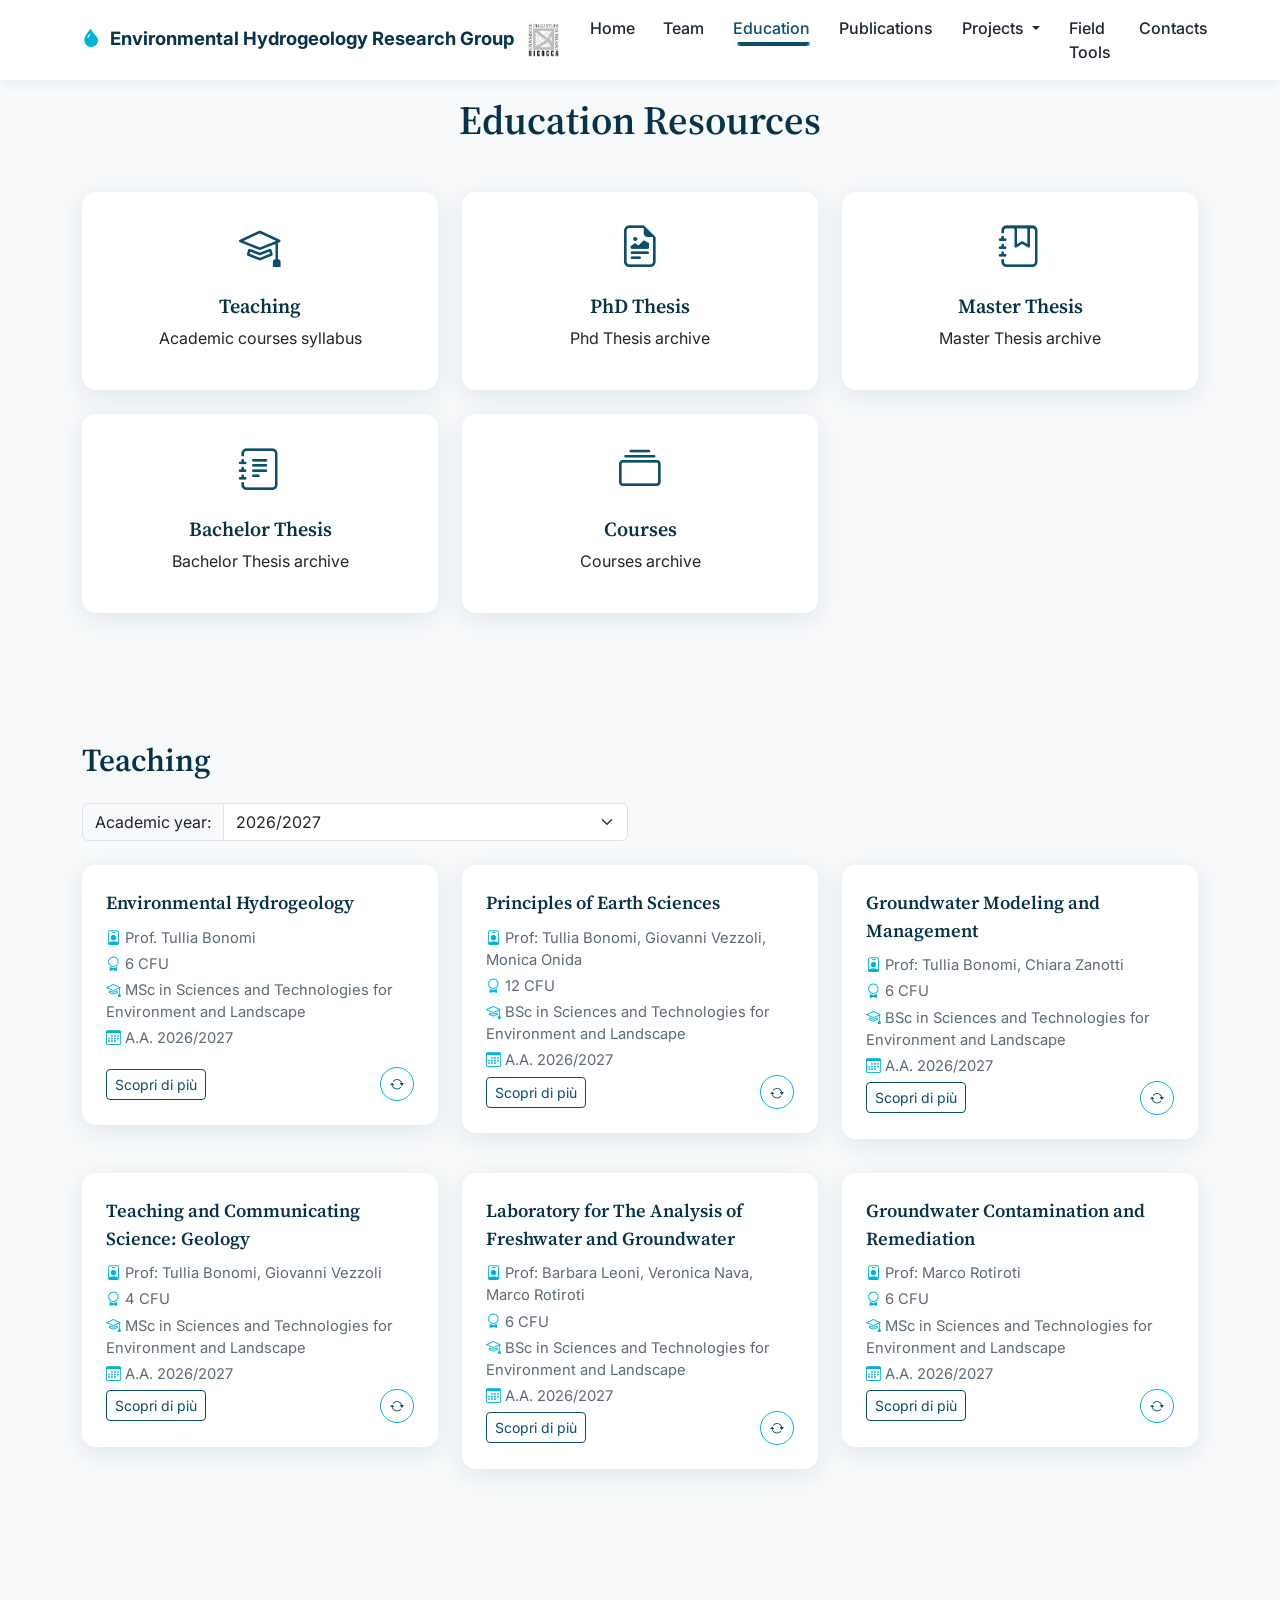
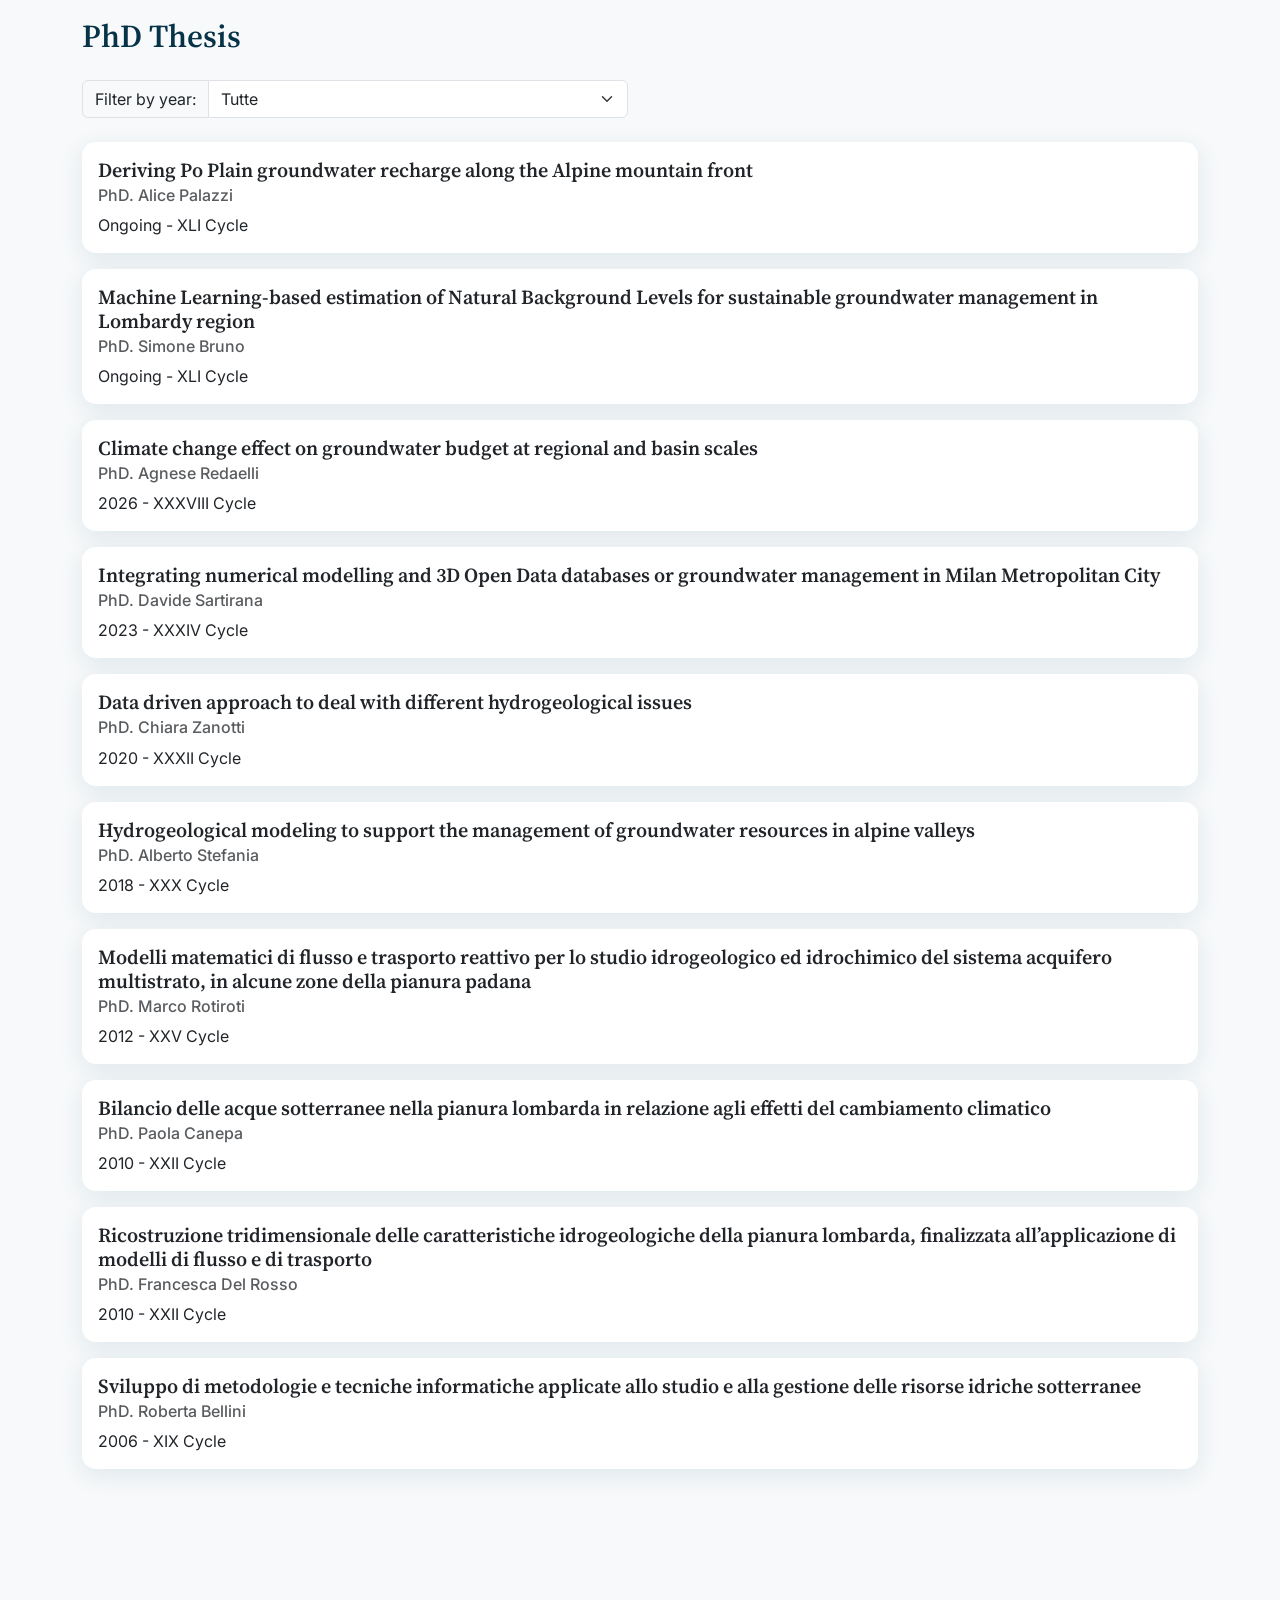
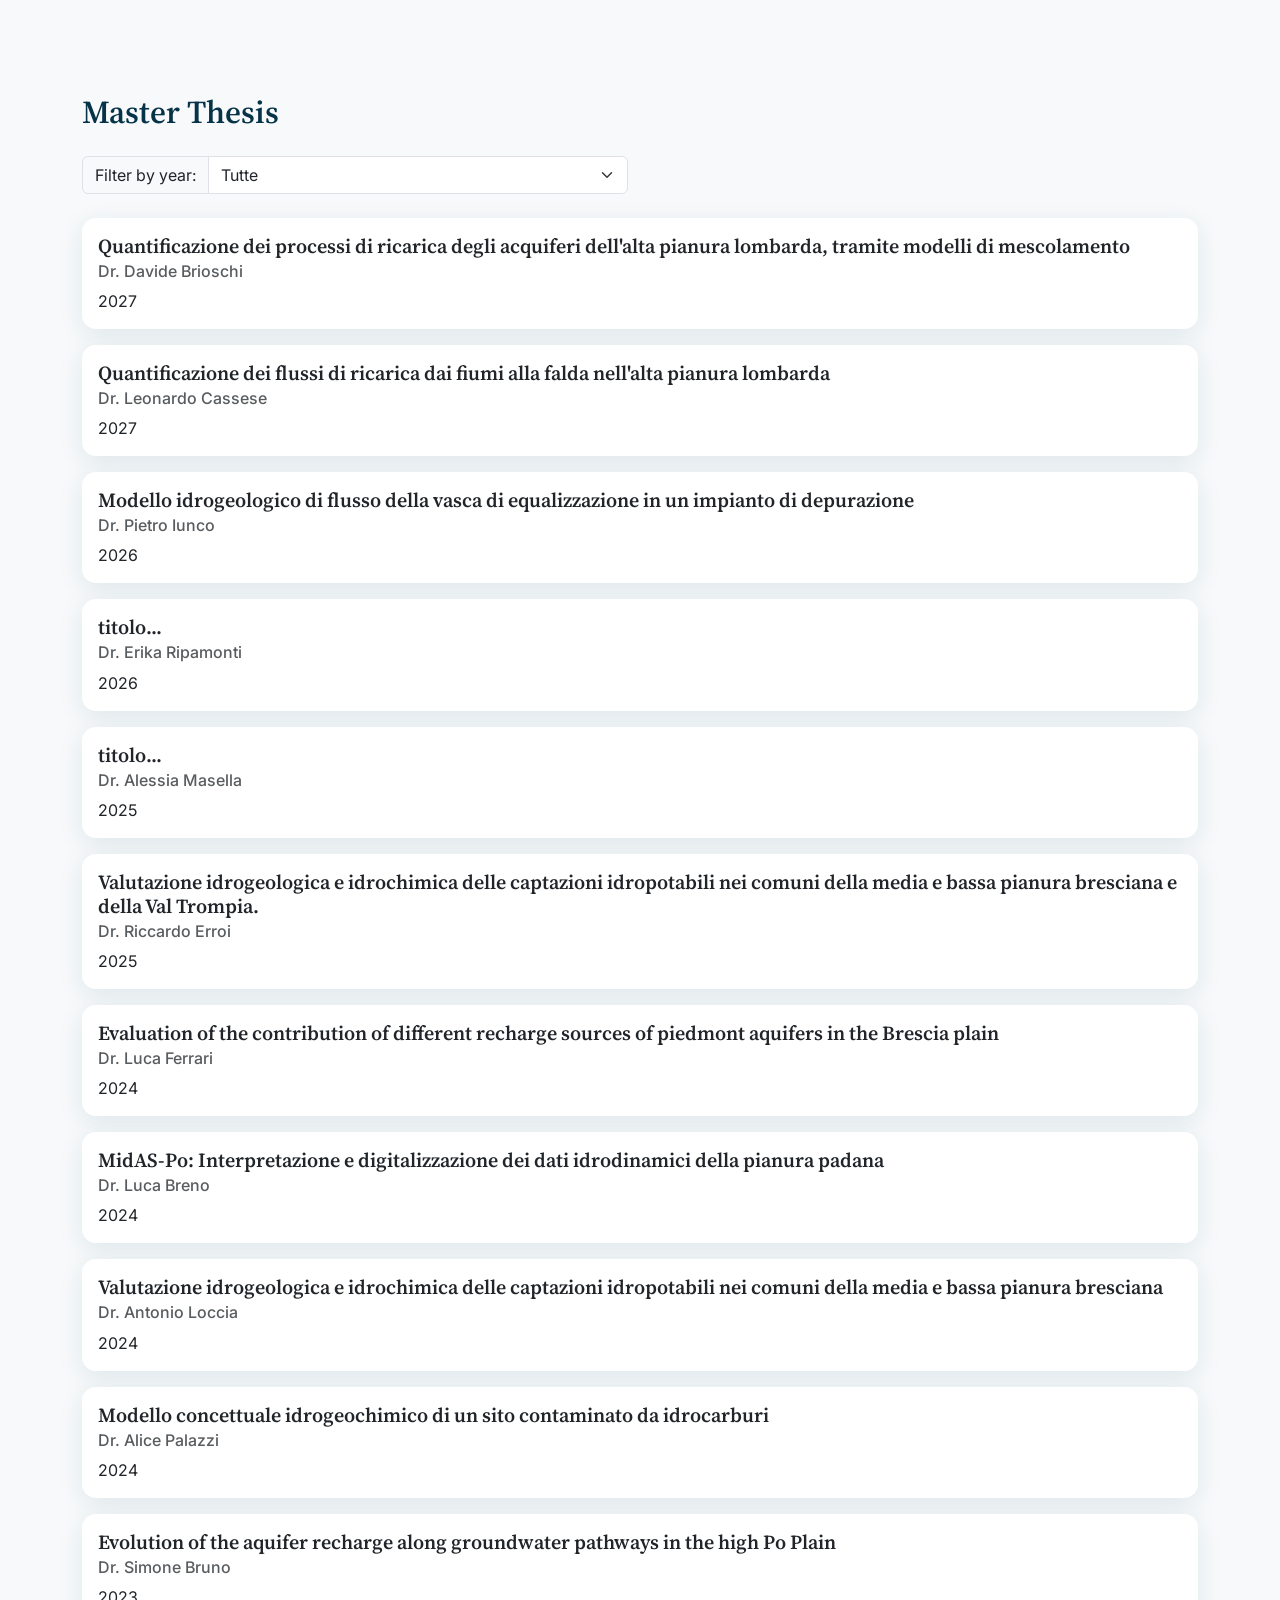
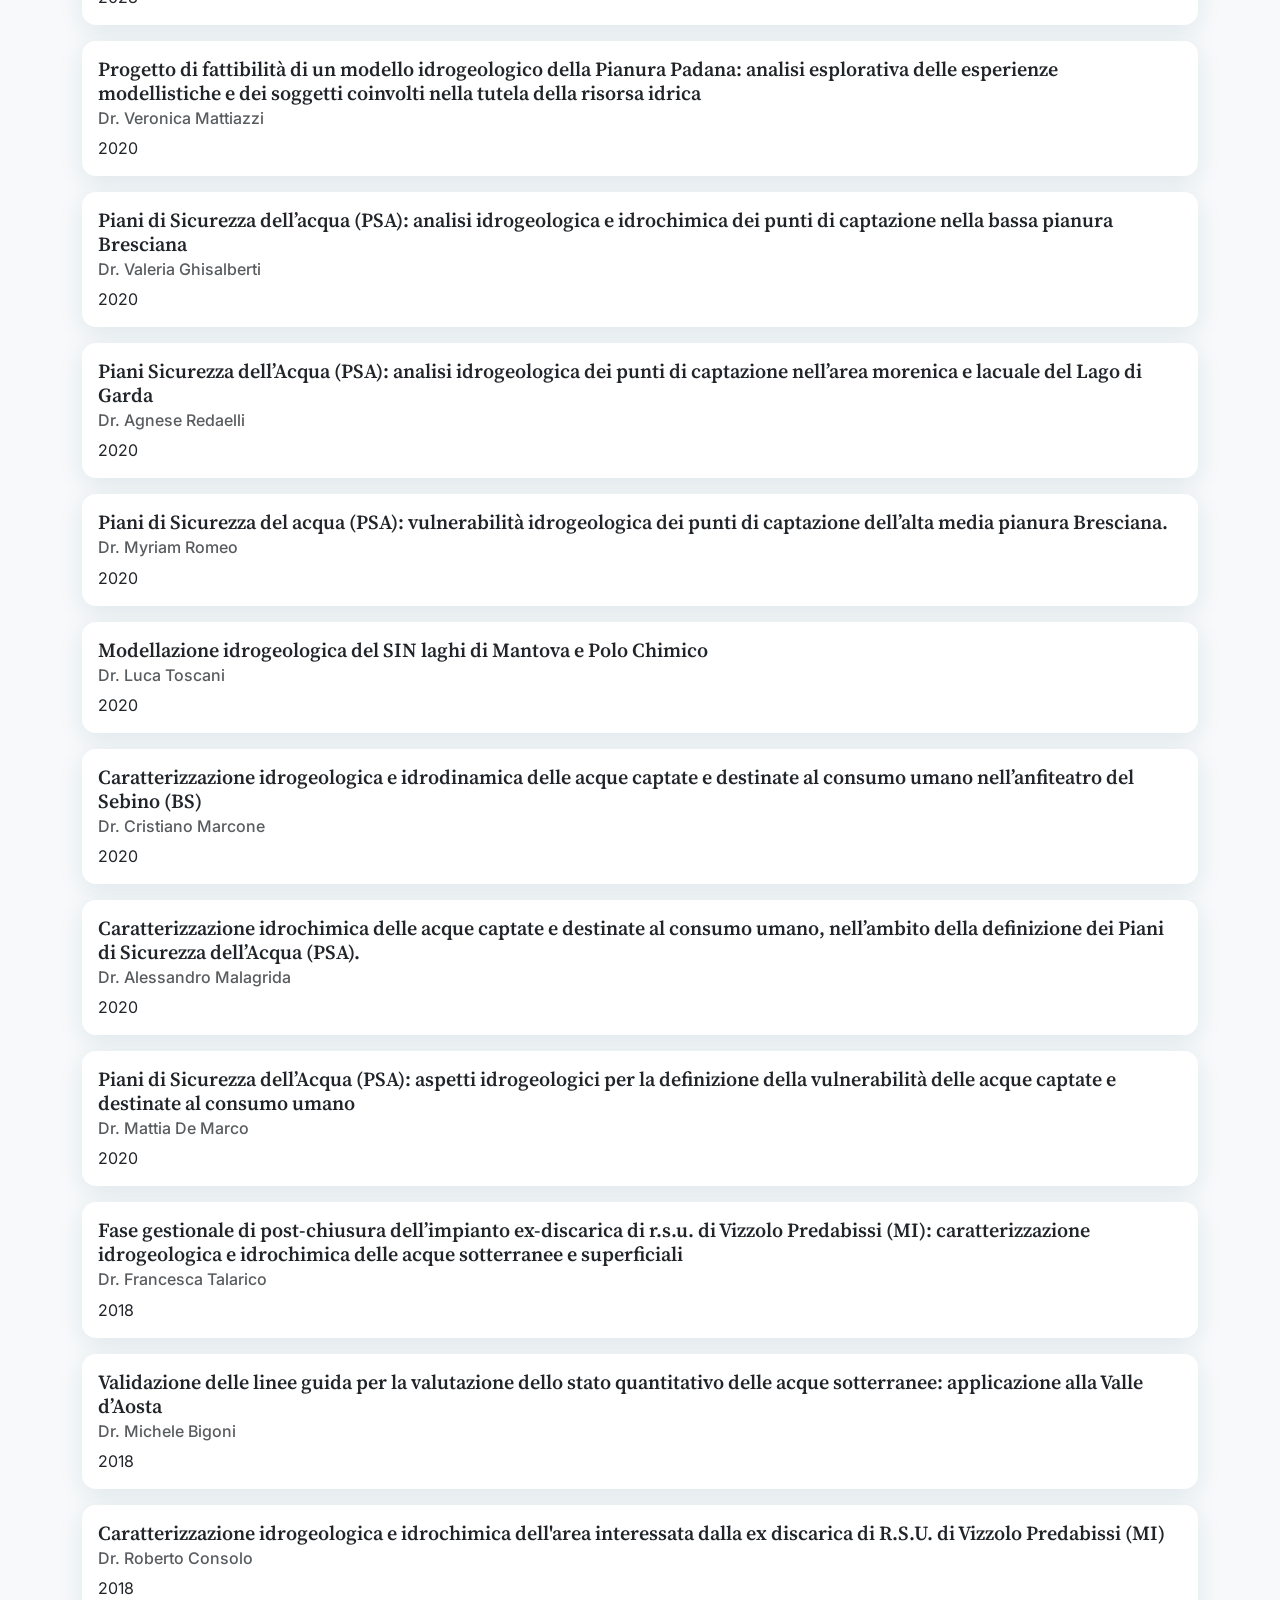
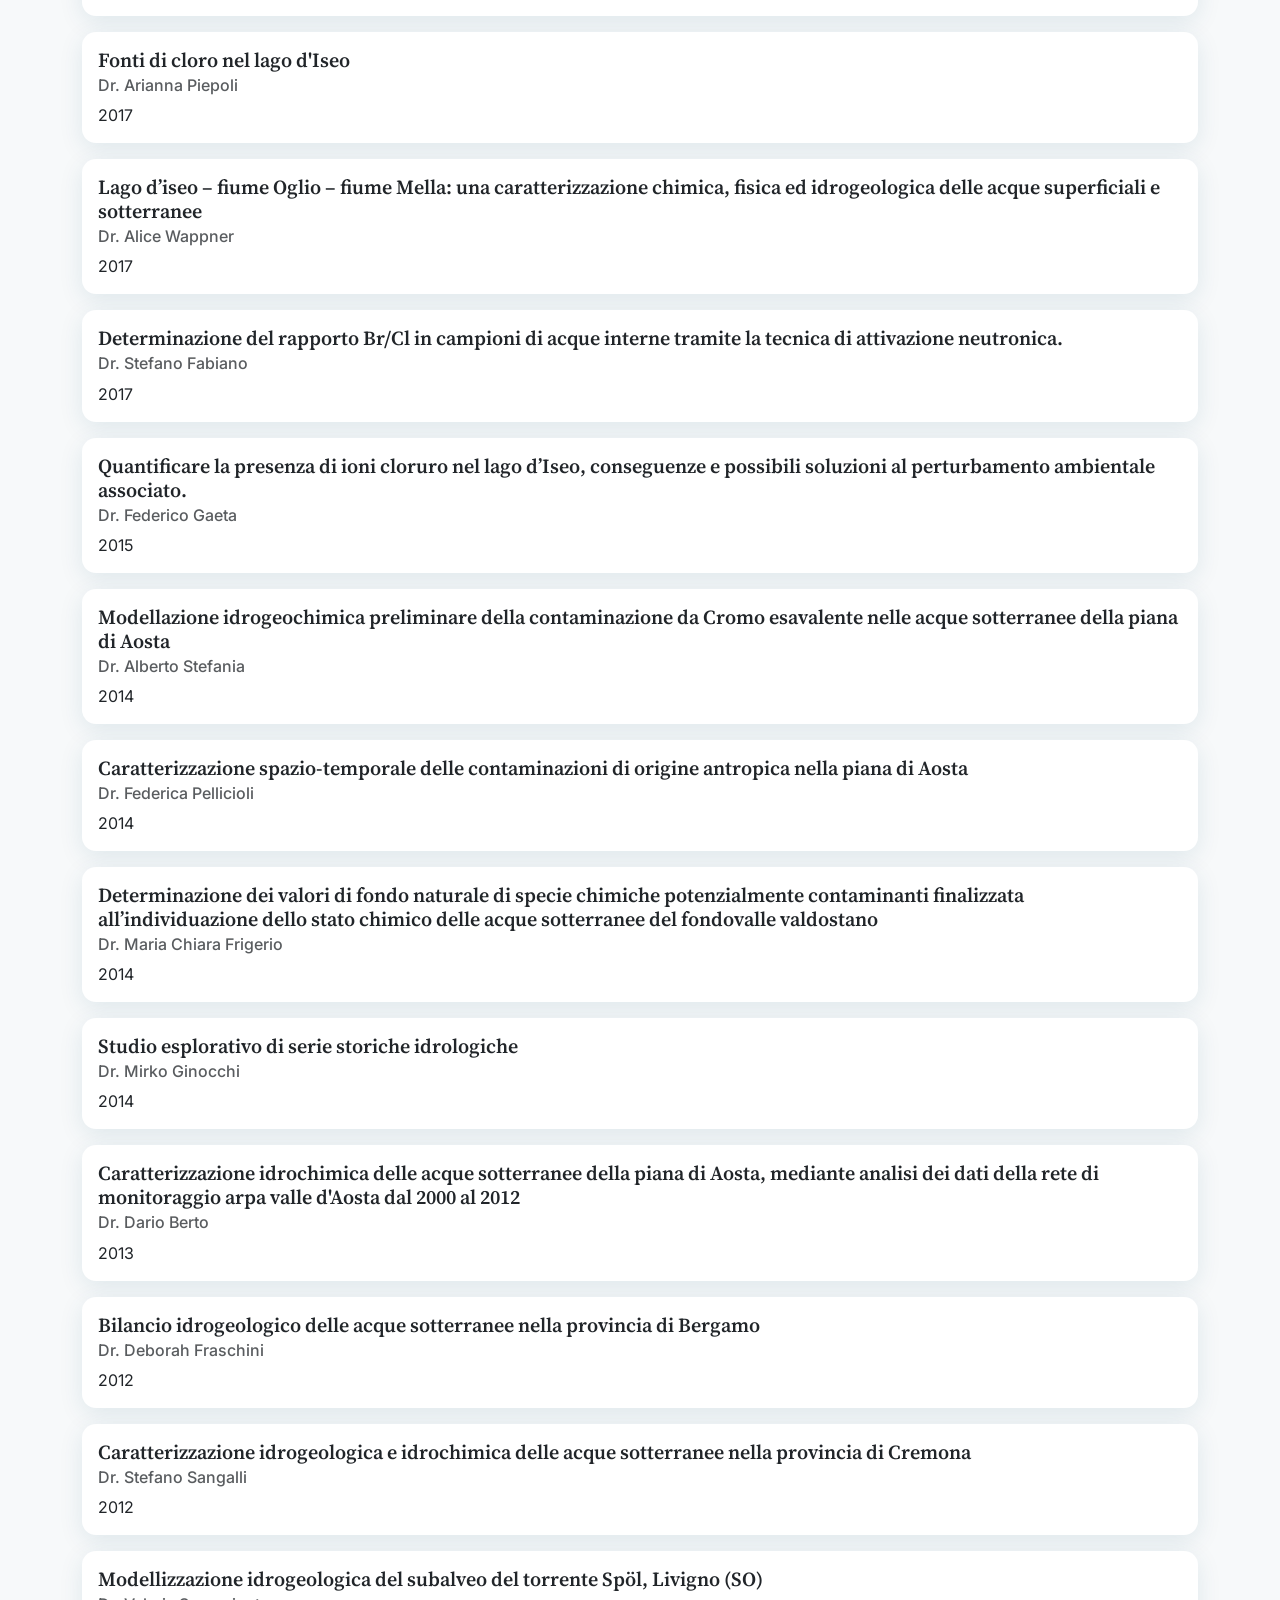
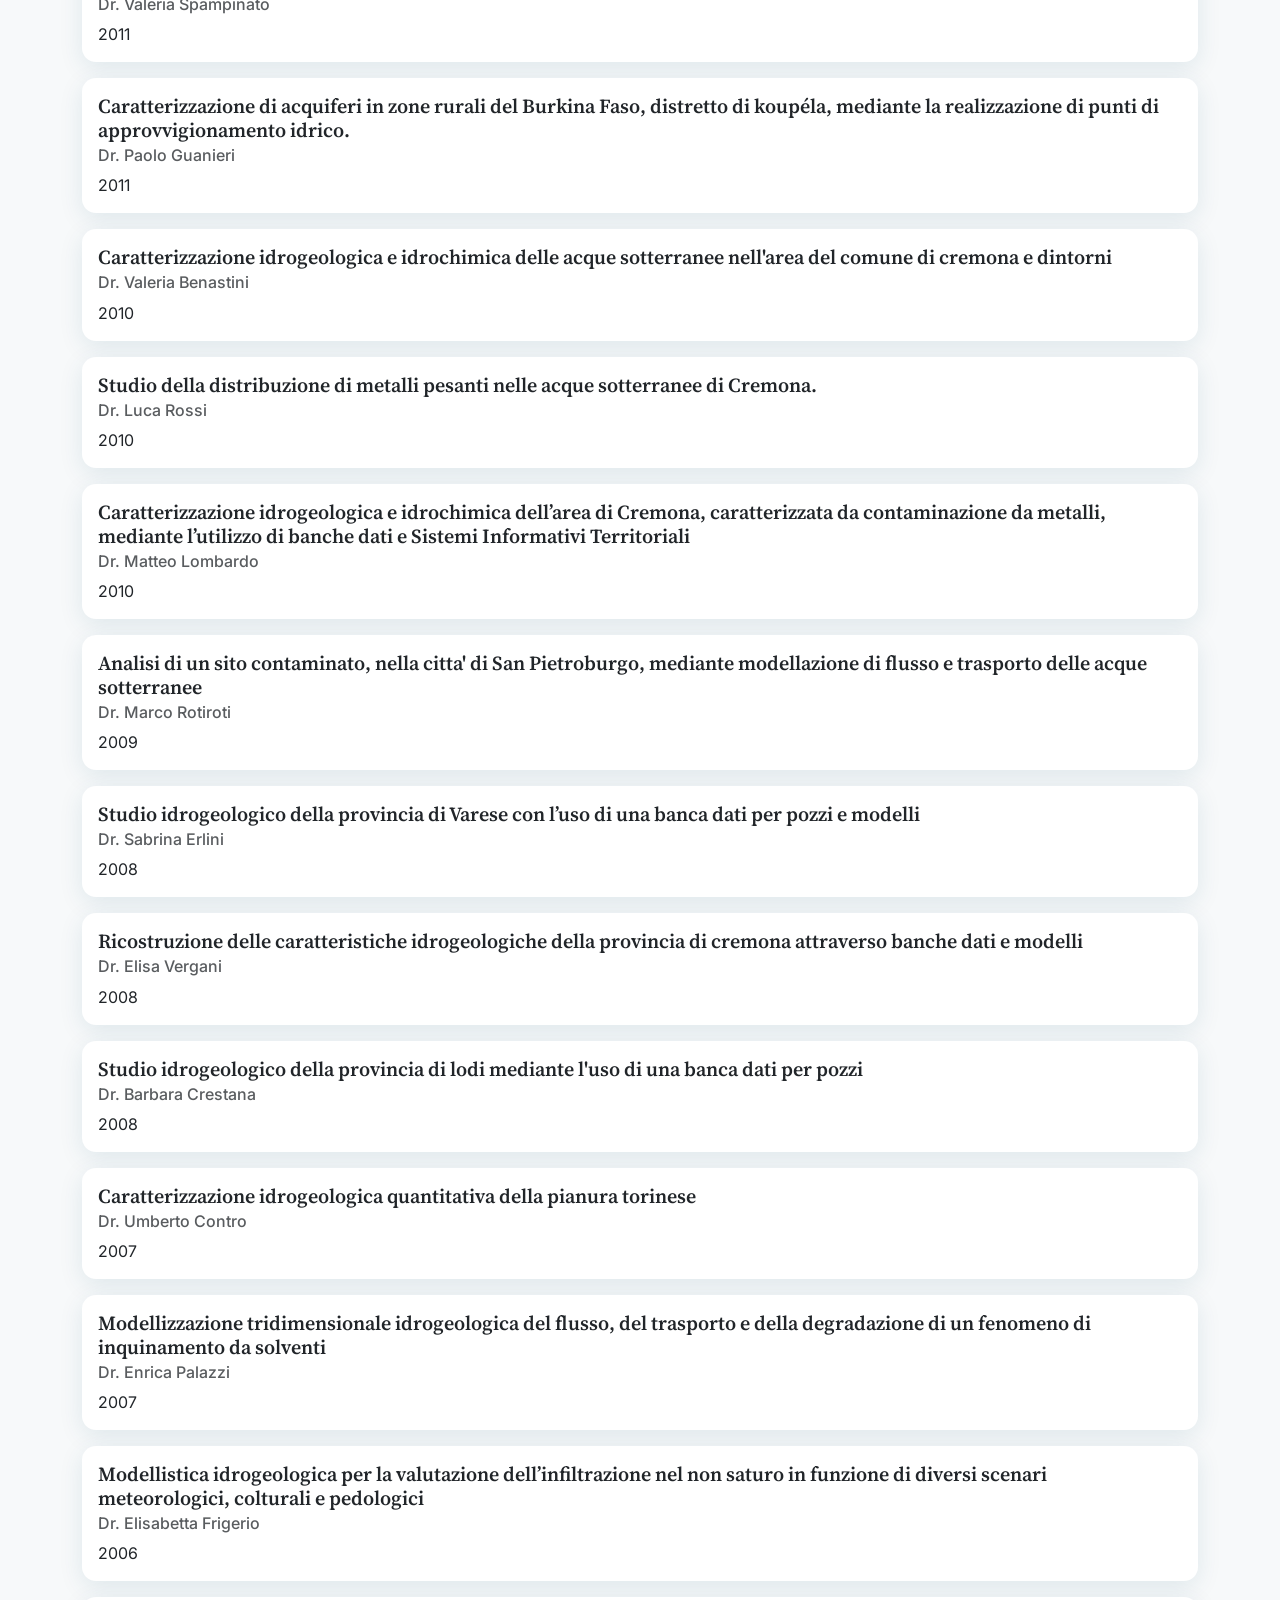
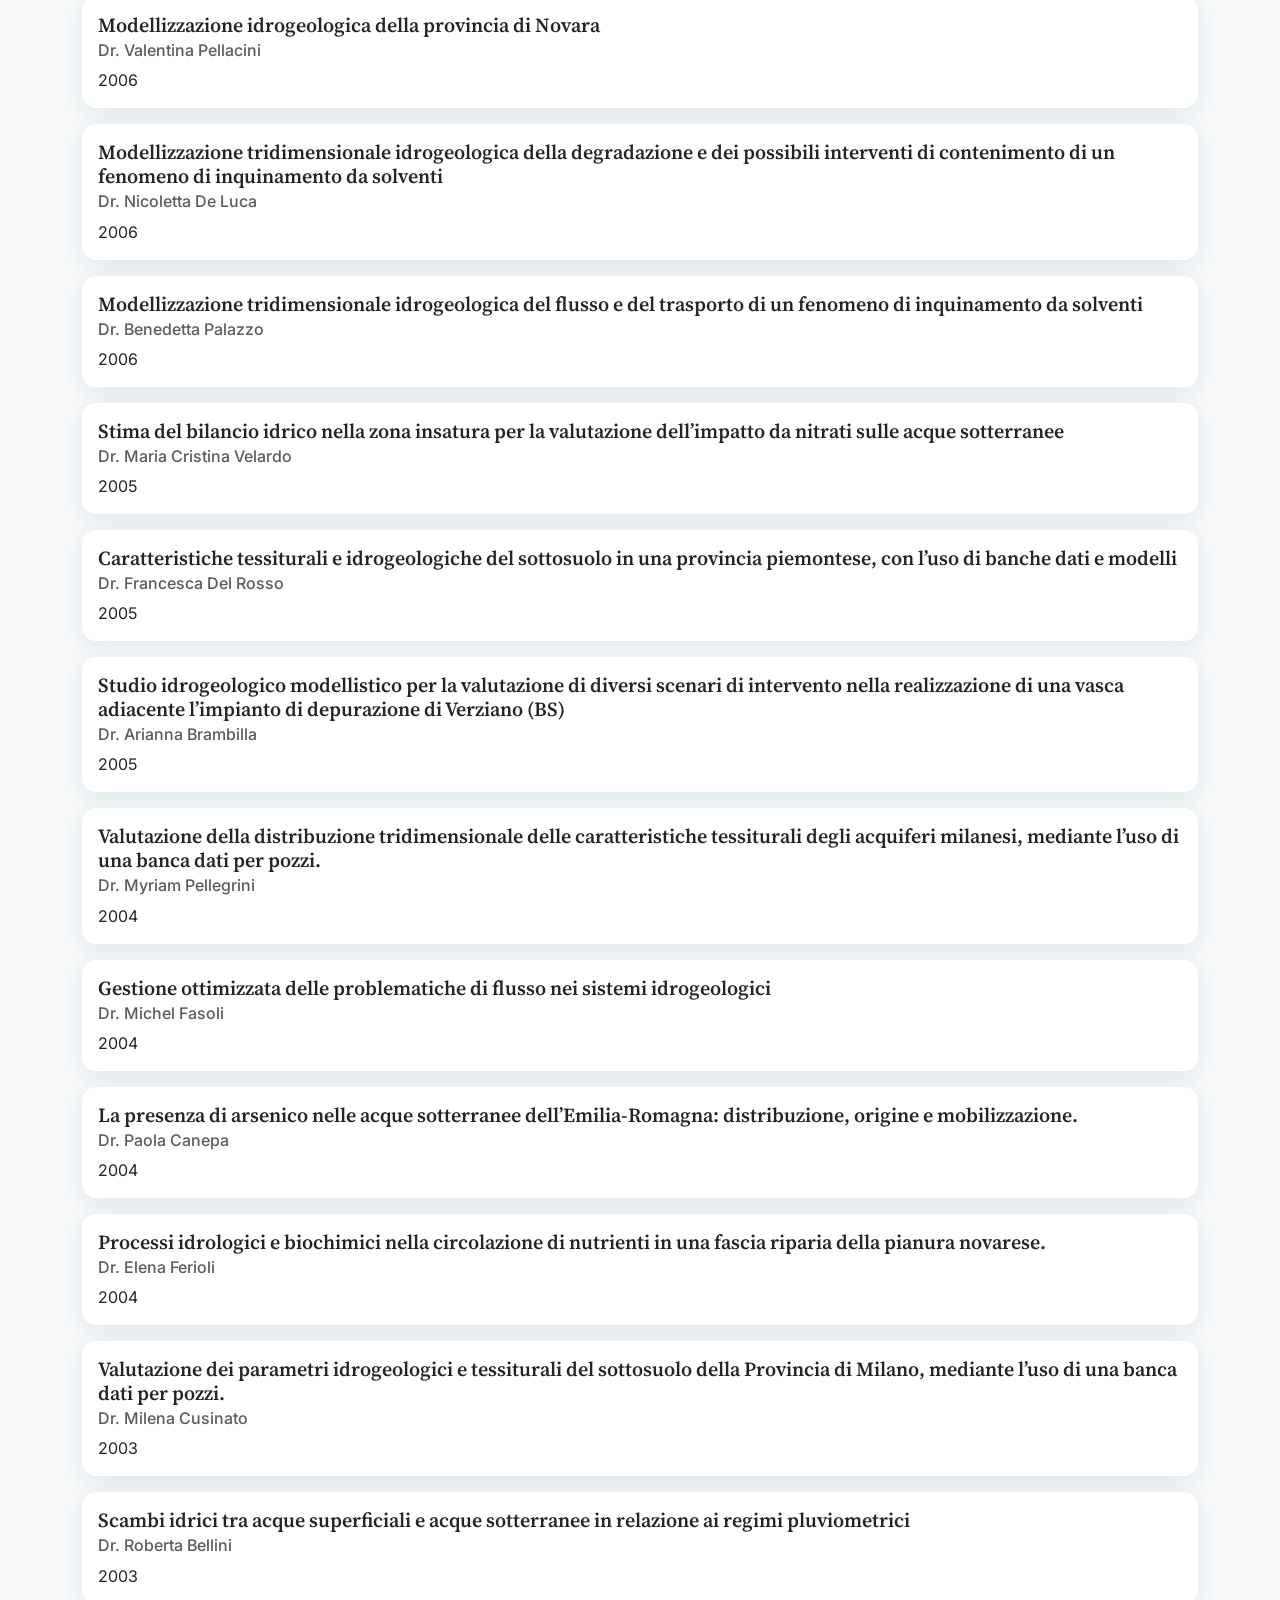
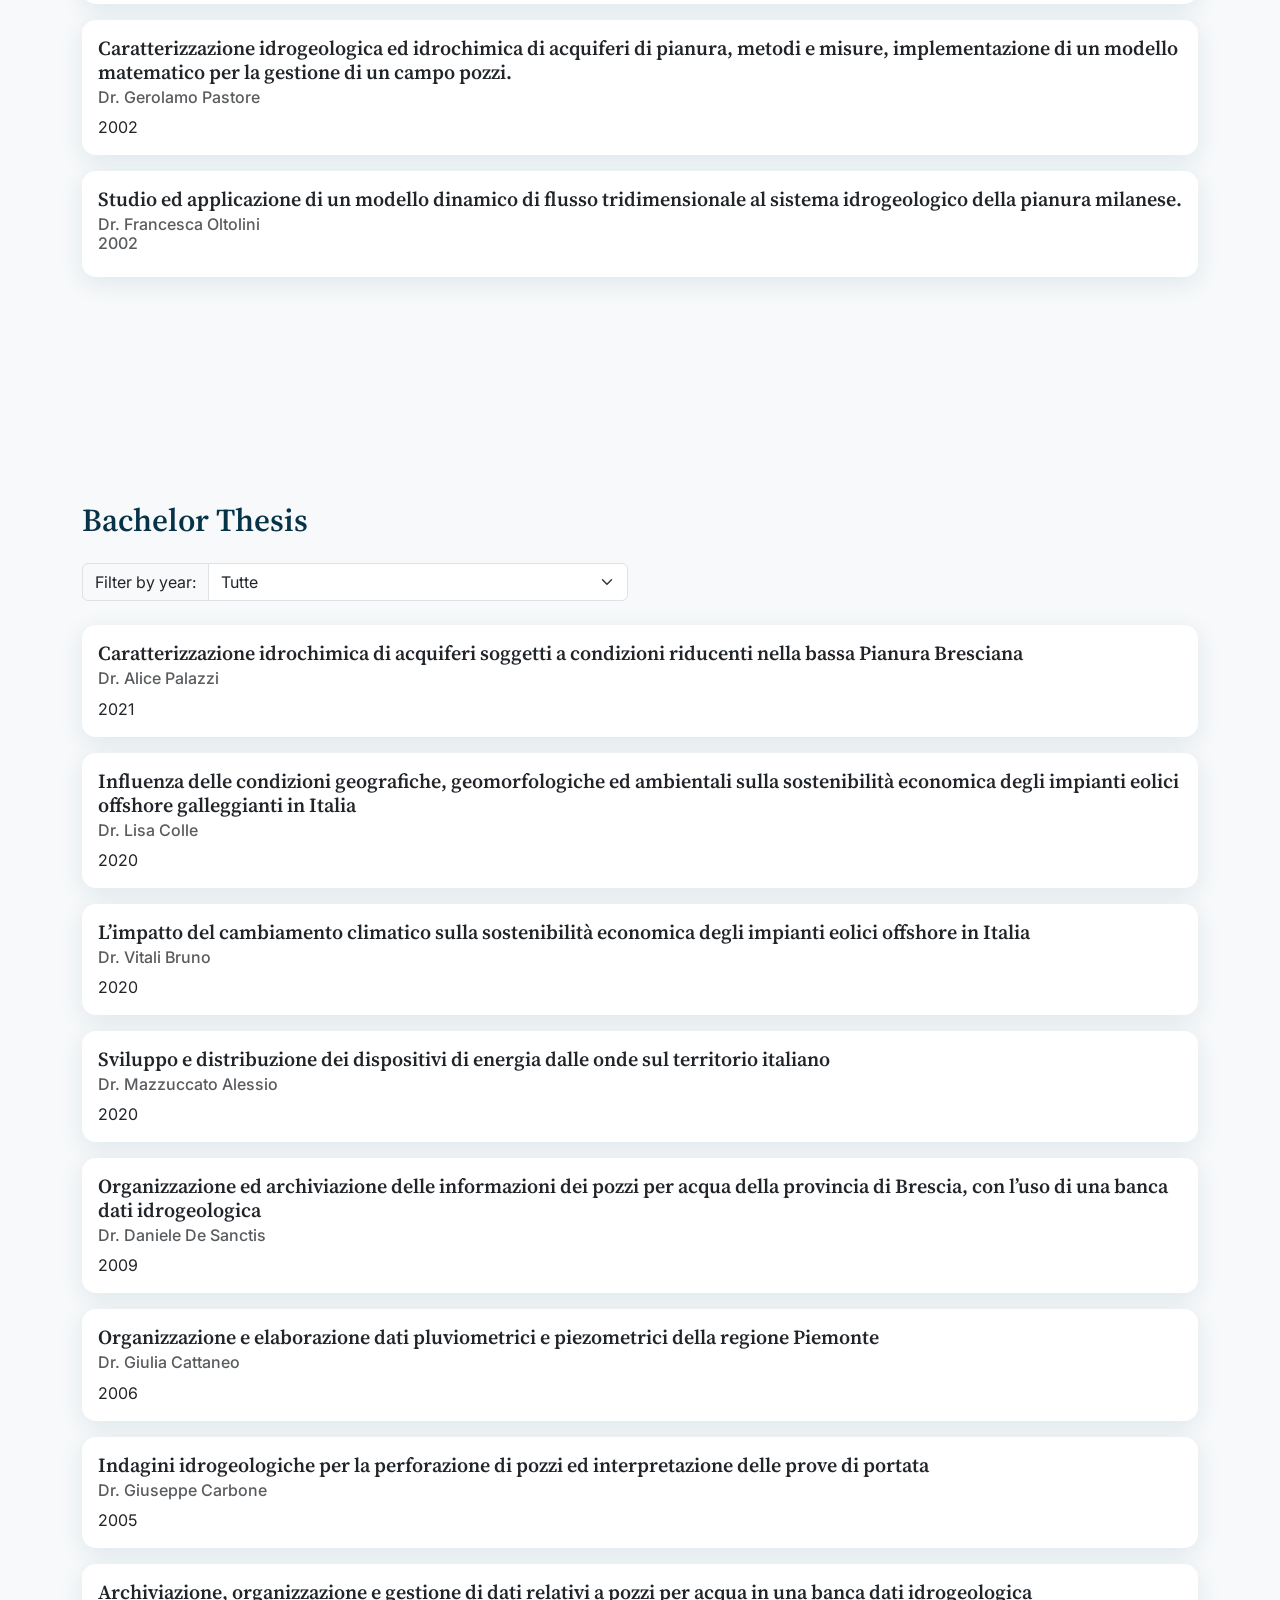
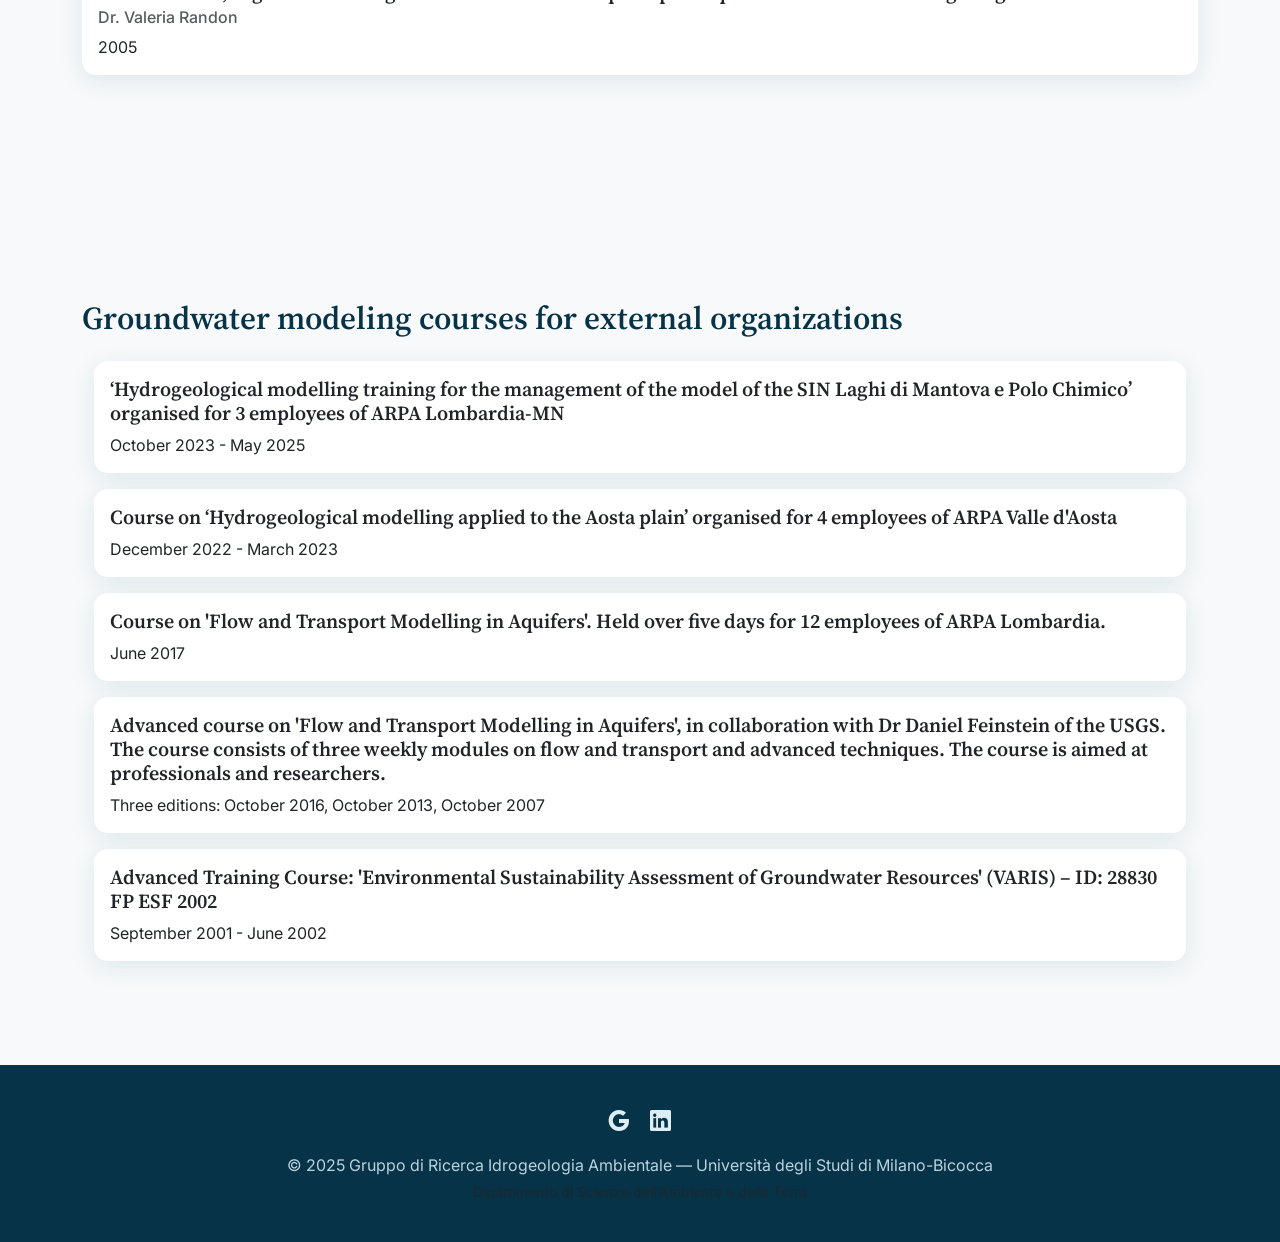
<file: education.html>
<!DOCTYPE html>
<html lang="it">
<head>
    <meta charset="UTF-8">
    <meta name="viewport" content="width=device-width, initial-scale=1">
    <title>Education - Environmental Hydrogeology Research Group</title>
    <meta name="description" content="Attività didattica: corsi, tesi di laurea e di dottorato del Gruppo di Ricerca di Idrogeologia Ambientale, Università di Milano-Bicocca.">
    <link rel="preconnect" href="https://fonts.googleapis.com">
    <link href="https://fonts.googleapis.com/css2?family=Inter:wght@400;500;600;700&family=Source+Serif+4:wght@600;700&display=swap" rel="stylesheet">

    
    <!-- Bootstrap CSS -->
    <link href="https://cdn.jsdelivr.net/npm/bootstrap@5.3.0/dist/css/bootstrap.min.css" rel="stylesheet">
    
    <!-- Bootstrap Icons -->
    <link rel="stylesheet" href="https://cdn.jsdelivr.net/npm/bootstrap-icons@1.10.0/font/bootstrap-icons.css">
    <link rel="stylesheet" href="assets/css/style.css">
</head>
<body>

    <!-- Navbar -->
    <div id="navbar-placeholder"></div>
    <!-- Sezione Card Educazione -->
 <main class="container my-5 pt-5">
    <h1 class="text-center mb-5">Education Resources</h1>
    <div class="row g-4" id="educationNav">
            <div class="col-md-6 col-lg-4" data-target="#teaching">
                <div class="education-card card h-100 text-center p-4 nav-card">
                    <i class="bi bi-mortarboard education-icon"></i>
                    <h5>Teaching</h5>
                    <p>Academic courses syllabus</p>
                </div>
            </div>

            <div class="col-md-6 col-lg-4" data-target="#phdThesis">
                <div class="education-card card h-100 text-center p-4 nav-card">
                    <i class="bi bi-file-earmark-richtext education-icon"></i>
                    <h5>PhD Thesis</h5>
                    <p>Phd Thesis archive</p>
                </div>
            </div>

            <div class="col-md-6 col-lg-4" data-target="#masterThesis">
                <div class="education-card card h-100 text-center p-4 nav-card">
                    <i class="bi bi-journal-bookmark education-icon"></i>
                    <h5>Master Thesis</h5>
                    <p>Master Thesis archive</p>
                </div>
            </div>

            <div class="col-md-6 col-lg-4" data-target="#bachelorThesis">
                <div class="education-card card h-100 text-center p-4 nav-card">
                    <i class="bi bi-journal-text education-icon"></i>
                    <h5>Bachelor Thesis</h5>
                    <p>Bachelor Thesis archive</p>
                </div>
            </div>

            <div class="col-md-6 col-lg-4" data-target="#courses">
                <div class="education-card card h-100 text-center p-4 nav-card">
                    <i class="bi bi-collection education-icon"></i>
                    <h5>Courses</h5>
                    <p>Courses archive</p>
                </div>
            </div>
        </div>
    </main>

    <div class="container">
        <section id="teaching" class="education-section">
            <h2 class="mb-4">Teaching</h2>
            <div class="row mb-4">
                <div class="col-md-6">
                    <div class="input-group">
                        <label class="input-group-text" for="teachingYearFilter">Academic year:</label>
                        <select class="form-select" id="teachingYearFilter">
                            <option value="all">All years</option>
                        </select>
                    </div>
                </div>
            </div>
            <div class="row g-4" id="teaching-courses">
                <p class="text-center text-muted">Caricamento corsi...</p>
            </div>
        </section>

        <section id="phdThesis" class="education-section">
            <h2 class="mb-4">PhD Thesis</h2>
            <div class="row mb-4">
                    <div class="col-md-6">
                        <div class="input-group">
                            <label class="input-group-text" for="phdYearFilter">Filter by year:</label>
                            <select class="form-select" id="phdYearFilter">
                                <option value="all">Tutte</option>
                                <option value="2028">in corso</option>
                                <option value="2026">2026</option>
                                <option value="2023">2023</option>
                                <option value="2020">2020</option>
                                <option value="2018">2018</option>
                                <option value="2012">2012</option>
                                <option value="2010">2010</option>
                                <option value="2016">2006</option>
                            </select>
                        </div>
                    </div>
    <div id="phdThesisCardsContainer" class="container my-4">
<div class="card w-100 mb-3" data-year="2028">
    <div class="card-body">
        <h5 class="card-title">Deriving Po Plain groundwater recharge along the Alpine mountain front</h5>
        <h6 class="card-subtitle mb-2 text-muted">PhD. Alice Palazzi</h6>
        <p class="card-text">Ongoing - XLI Cycle</p>
    </div>
</div>
<div class="card w-100 mb-3" data-year="2028">
    <div class="card-body">
        <h5 class="card-title">Machine Learning-based estimation of Natural Background Levels for sustainable groundwater management in Lombardy region</h5>
        <h6 class="card-subtitle mb-2 text-muted">PhD. Simone Bruno</h6>
        <p class="card-text">Ongoing - XLI Cycle</p>
    </div>
</div>
<div class="card w-100 mb-3" data-year="2026">
    <div class="card-body">
        <h5 class="card-title">Climate change effect on groundwater budget at regional and basin scales</h5>
        <h6 class="card-subtitle mb-2 text-muted">PhD. Agnese Redaelli</h6>
        <p class="card-text">2026 - XXXVIII Cycle</p>
    </div>
</div>

<div class="card w-100 mb-3" data-year="2023">
    <div class="card-body">
        <h5 class="card-title">Integrating numerical modelling and 3D Open Data databases or groundwater management in Milan Metropolitan City</h5>
        <h6 class="card-subtitle mb-2 text-muted">PhD. Davide Sartirana</h6>
        <p class="card-text">2023 - XXXIV Cycle</p>
    </div>
</div>
  
<div class="card w-100 mb-3" data-year="2020">
    <div class="card-body">
        <h5 class="card-title">Data driven approach to deal with different hydrogeological issues</h5>
        <h6 class="card-subtitle mb-2 text-muted">PhD. Chiara Zanotti</h6>
        <p class="card-text">2020 - XXXII Cycle</p>
    </div>
</div>

<div class="card w-100 mb-3" data-year="2018">
    <div class="card-body">
        <h5 class="card-title">Hydrogeological modeling to support the management of groundwater resources in alpine valleys</h5>
        <h6 class="card-subtitle mb-2 text-muted">PhD. Alberto Stefania</h6>
        <p class="card-text">2018 - XXX Cycle</p>
    </div>
</div>

<div class="card w-100 mb-3" data-year="2012">
    <div class="card-body">
        <h5 class="card-title">Modelli matematici di flusso e trasporto reattivo per lo studio idrogeologico ed idrochimico del sistema acquifero multistrato, in alcune zone della pianura padana</h5>
        <h6 class="card-subtitle mb-2 text-muted">PhD. Marco Rotiroti</h6>
        <p class="card-text">2012 - XXV Cycle</p>
    </div>
</div>
  
<div class="card w-100 mb-3" data-year="2010">
    <div class="card-body">
        <h5 class="card-title">Bilancio delle acque sotterranee nella pianura lombarda in relazione agli effetti del cambiamento climatico</h5>
        <h6 class="card-subtitle mb-2 text-muted">PhD. Paola Canepa</h6>
        <p class="card-text">2010 - XXII Cycle</p>
    </div>
</div>

<div class="card w-100 mb-3" data-year="2010">
    <div class="card-body">
        <h5 class="card-title">Ricostruzione tridimensionale delle caratteristiche idrogeologiche della pianura lombarda, finalizzata all’applicazione di modelli di flusso e di trasporto</h5>
        <h6 class="card-subtitle mb-2 text-muted">PhD. Francesca Del Rosso</h6>
        <p class="card-text">2010 - XXII Cycle</p>
    </div>
</div>
<div class="card w-100 mb-3" data-year="2006">
    <div class="card-body">
        <h5 class="card-title">Sviluppo di metodologie e tecniche informatiche applicate allo studio e alla gestione delle risorse idriche sotterranee</h5>
        <h6 class="card-subtitle mb-2 text-muted">PhD. Roberta Bellini</h6>
        <p class="card-text">2006 - XIX Cycle</p>
    </div>
</div>

        </div>
            </section>

        <section id="masterThesis" class="education-section">
            <h2 class="mb-4">Master Thesis</h2>
            <div class="row mb-4">
                 <div class="col-md-6">
                        <div class="input-group">
                            <label class="input-group-text" for="MScYearFilter">Filter by year:</label>
                            <select class="form-select" id="MScYearFilter">
                                <option value="all">Tutte</option>
                                <option value="2027">In corso</option>
                                <option value="2026">2026</option>
                                <option value="2025">2025</option>
                                <option value="2024">2024</option>
                                <option value="2023">2023</option>
                                <option value="2022">2022</option>
                                <option value="2021">2021</option>
                                <option value="2020">2020</option>
                                <option value="2019">2019</option>
                                <option value="2018">2018</option>
                                <option value="2017">2017</option>
                                <option value="2016">2016</option>
                                <option value="2015">2015</option>
                                <option value="2014">2014</option>
                                <option value="2013">2013</option>
                                <option value="2012">2012</option>
                                <option value="2011">2011</option>
                                <option value="2010">2010</option>
                                <option value="2009">2009</option>
                                <option value="2008">2008</option>
                                <option value="2007">2007</option>
                                <option value="2006">2006</option>
                                <option value="2005">2005</option>
                                <option value="2004">2004</option>
                                <option value="2003">2003</option>
                                <option value="2002">2002</option>
                            </select>
                        </div>
                    </div>
                 
    <div id="MScThesisCardsContainer" class="container my-4">
          <div class="card w-100 mb-3" data-year="2027">
                <div class="card-body">
                    <h5 class="card-title">Quantificazione dei processi di ricarica degli acquiferi dell'alta pianura lombarda, tramite modelli di mescolamento</h5>
                    <h6 class="card-subtitle mb-2 text-muted">Dr. Davide Brioschi</h6>
                    <p class="card-text">2027</p>
                </div>
            </div>        
          <div class="card w-100 mb-3" data-year="2027">
                <div class="card-body">
                    <h5 class="card-title">Quantificazione dei flussi di ricarica dai fiumi alla falda nell'alta pianura lombarda</h5>
                    <h6 class="card-subtitle mb-2 text-muted">Dr. Leonardo Cassese</h6>
                    <p class="card-text">2027</p>
                </div>
            </div>
                  <div class="card w-100 mb-3" data-year="2026">
                <div class="card-body">
                    <h5 class="card-title">Modello idrogeologico di flusso della vasca di equalizzazione in un impianto di depurazione</h5>
                    <h6 class="card-subtitle mb-2 text-muted">Dr. Pietro Iunco</h6>
                    <p class="card-text">2026</p>
                </div>
            </div>
                 <div class="card w-100 mb-3" data-year="2026">
                <div class="card-body">
                    <h5 class="card-title">titolo...</h5>
                    <h6 class="card-subtitle mb-2 text-muted">Dr. Erika Ripamonti</h6>
                    <p class="card-text">2026</p>
                </div>
            </div>
  <div class="card w-100 mb-3" data-year="2025">
                <div class="card-body">
                    <h5 class="card-title">titolo...</h5>
                    <h6 class="card-subtitle mb-2 text-muted">Dr. Alessia Masella</h6>
                    <p class="card-text">2025</p>
                </div>
            </div>
            <div class="card w-100 mb-3" data-year="2025">
                <div class="card-body">
                    <h5 class="card-title">Valutazione idrogeologica e idrochimica delle captazioni idropotabili nei comuni della media e bassa pianura bresciana e della Val Trompia.</h5>
                    <h6 class="card-subtitle mb-2 text-muted">Dr. Riccardo Erroi</h6>
                    <p class="card-text">2025</p>
                </div>
            </div>

            <div class="card w-100 mb-3" data-year="2024">
                <div class="card-body">
                    <h5 class="card-title">Evaluation of the contribution of different recharge sources of piedmont aquifers in the Brescia plain</h5>
                    <h6 class="card-subtitle mb-2 text-muted">Dr. Luca Ferrari</h6>
                    <p class="card-text">2024</p>
                </div>
            </div>
            <div class="card w-100 mb-3" data-year="2024">
                <div class="card-body">
                    <h5 class="card-title">MidAS-Po: Interpretazione e digitalizzazione dei dati idrodinamici della pianura padana</h5>
                    <h6 class="card-subtitle mb-2 text-muted">Dr. Luca Breno</h6>
                    <p class="card-text">2024</p>
                </div>
            </div>
            <div class="card w-100 mb-3" data-year="2024">
                <div class="card-body">
                    <h5 class="card-title">Valutazione idrogeologica e idrochimica delle captazioni idropotabili nei comuni della media e bassa pianura bresciana</h5>
                    <h6 class="card-subtitle mb-2 text-muted">Dr. Antonio Loccia</h6>
                    <p class="card-text">2024</p>
                </div>
            </div>
            <div class="card w-100 mb-3" data-year="2024">
                <div class="card-body">
                    <h5 class="card-title">Modello concettuale idrogeochimico di un sito contaminato da idrocarburi</h5>
                    <h6 class="card-subtitle mb-2 text-muted">Dr. Alice Palazzi</h6>
                    <p class="card-text">2024</p>
                </div>
            </div>

            <div class="card w-100 mb-3" data-year="2023">
                <div class="card-body">
                    <h5 class="card-title">Evolution of the aquifer recharge along groundwater pathways in the high Po Plain</h5>
                    <h6 class="card-subtitle mb-2 text-muted">Dr. Simone Bruno</h6>
                    <p class="card-text">2023</p>
                </div>
            </div>

            <div class="card w-100 mb-3" data-year="2020">
                <div class="card-body">
                    <h5 class="card-title">Progetto di fattibilità di un modello idrogeologico della Pianura Padana: analisi esplorativa delle esperienze modellistiche e dei soggetti coinvolti nella tutela della risorsa idrica</h5>
                    <h6 class="card-subtitle mb-2 text-muted">Dr. Veronica Mattiazzi</h6>
                    <p class="card-text">2020</p>
                </div>
            </div>
            <div class="card w-100 mb-3" data-year="2020">
                <div class="card-body">
                    <h5 class="card-title">Piani di Sicurezza dell’acqua (PSA): analisi idrogeologica e idrochimica dei punti di captazione nella bassa pianura Bresciana</h5>
                    <h6 class="card-subtitle mb-2 text-muted">Dr. Valeria Ghisalberti</h6>
                    <p class="card-text">2020</p>
                </div>
            </div>
            <div class="card w-100 mb-3" data-year="2020">
                <div class="card-body">
                    <h5 class="card-title">Piani Sicurezza dell’Acqua (PSA): analisi idrogeologica dei punti di captazione nell’area morenica e lacuale del Lago di Garda</h5>
                    <h6 class="card-subtitle mb-2 text-muted">Dr. Agnese Redaelli</h6>
                    <p class="card-text">2020</p>
                </div>
            </div>
            <div class="card w-100 mb-3" data-year="2020">
                <div class="card-body">
                    <h5 class="card-title">Piani di Sicurezza del acqua (PSA): vulnerabilità idrogeologica dei punti di captazione dell’alta media pianura Bresciana.</h5>
                    <h6 class="card-subtitle mb-2 text-muted">Dr. Myriam Romeo</h6>
                    <p class="card-text">2020</p>
                </div>
            </div>
            <div class="card w-100 mb-3" data-year="2020">
                <div class="card-body">
                    <h5 class="card-title">Modellazione idrogeologica del SIN laghi di Mantova e Polo Chimico</h5>
                    <h6 class="card-subtitle mb-2 text-muted">Dr. Luca Toscani</h6>
                    <p class="card-text">2020</p>
                </div>
            </div>
            <div class="card w-100 mb-3" data-year="2020">
                <div class="card-body">
                    <h5 class="card-title">Caratterizzazione idrogeologica e idrodinamica delle acque captate e destinate al consumo umano nell’anfiteatro del Sebino (BS)</h5>
                    <h6 class="card-subtitle mb-2 text-muted">Dr. Cristiano Marcone</h6>
                    <p class="card-text">2020</p>
                </div>
            </div>
            <div class="card w-100 mb-3" data-year="2020">
                <div class="card-body">
                    <h5 class="card-title">Caratterizzazione idrochimica delle acque captate e destinate al consumo umano, nell’ambito della definizione dei Piani di Sicurezza dell’Acqua (PSA).</h5>
                    <h6 class="card-subtitle mb-2 text-muted">Dr. Alessandro Malagrida</h6>
                    <p class="card-text">2020</p>
                </div>
            </div>
            <div class="card w-100 mb-3" data-year="2020">
                <div class="card-body">
                    <h5 class="card-title">Piani di Sicurezza dell’Acqua (PSA): aspetti idrogeologici per la definizione della vulnerabilità delle acque captate e destinate al consumo umano</h5>
                    <h6 class="card-subtitle mb-2 text-muted">Dr. Mattia De Marco</h6>
                    <p class="card-text">2020</p>
                </div>
            </div>

            <div class="card w-100 mb-3" data-year="2018">
                <div class="card-body">
                    <h5 class="card-title">Fase gestionale di post-chiusura dell’impianto ex-discarica di r.s.u. di Vizzolo Predabissi (MI): caratterizzazione idrogeologica e idrochimica delle acque sotterranee e superficiali</h5>
                    <h6 class="card-subtitle mb-2 text-muted">Dr. Francesca Talarico</h6>
                    <p class="card-text">2018</p>
                </div>
            </div>
            <div class="card w-100 mb-3" data-year="2018">
                <div class="card-body">
                    <h5 class="card-title">Validazione delle linee guida per la valutazione dello stato quantitativo delle acque sotterranee: applicazione alla Valle d’Aosta</h5>
                    <h6 class="card-subtitle mb-2 text-muted">Dr. Michele Bigoni</h6>
                    <p class="card-text">2018</p>
                </div>
            </div>
            <div class="card w-100 mb-3" data-year="2018">
                <div class="card-body">
                    <h5 class="card-title">Caratterizzazione idrogeologica e idrochimica dell'area interessata dalla ex discarica di R.S.U. di Vizzolo Predabissi (MI)</h5>
                    <h6 class="card-subtitle mb-2 text-muted">Dr. Roberto Consolo</h6>
                    <p class="card-text">2018</p>
                </div>
            </div>

            <div class="card w-100 mb-3" data-year="2017">
                <div class="card-body">
                    <h5 class="card-title">Fonti di cloro nel lago d'Iseo</h5>
                    <h6 class="card-subtitle mb-2 text-muted">Dr. Arianna Piepoli</h6>
                    <p class="card-text">2017</p>
                </div>
            </div>
            <div class="card w-100 mb-3" data-year="2017">
                <div class="card-body">
                    <h5 class="card-title">Lago d’iseo – fiume Oglio – fiume Mella: una caratterizzazione chimica, fisica ed idrogeologica delle acque superficiali e sotterranee</h5>
                    <h6 class="card-subtitle mb-2 text-muted">Dr. Alice Wappner</h6>
                    <p class="card-text">2017</p>
                </div>
            </div>
            <div class="card w-100 mb-3" data-year="2017">
                <div class="card-body">
                    <h5 class="card-title">Determinazione del rapporto Br/Cl in campioni di acque interne tramite la tecnica di attivazione neutronica.</h5>
                    <h6 class="card-subtitle mb-2 text-muted">Dr. Stefano Fabiano</h6>
                    <p class="card-text">2017</p>
                </div>
            </div>

            <div class="card w-100 mb-3" data-year="2015">
                <div class="card-body">
                    <h5 class="card-title">Quantificare la presenza di ioni cloruro nel lago d’Iseo, conseguenze e possibili soluzioni al perturbamento ambientale associato.</h5>
                    <h6 class="card-subtitle mb-2 text-muted">Dr. Federico Gaeta</h6>
                    <p class="card-text">2015</p>
                </div>
            </div>

            <div class="card w-100 mb-3" data-year="2014">
                <div class="card-body">
                    <h5 class="card-title">Modellazione idrogeochimica preliminare della contaminazione da Cromo esavalente nelle acque sotterranee della piana di Aosta</h5>
                    <h6 class="card-subtitle mb-2 text-muted">Dr. Alberto Stefania</h6>
                    <p class="card-text">2014</p>
                </div>
            </div>
            <div class="card w-100 mb-3" data-year="2014">
                <div class="card-body">
                    <h5 class="card-title">Caratterizzazione spazio-temporale delle contaminazioni di origine antropica nella piana di Aosta</h5>
                    <h6 class="card-subtitle mb-2 text-muted">Dr. Federica Pellicioli</h6>
                    <p class="card-text">2014</p>
                </div>
            </div>
            <div class="card w-100 mb-3" data-year="2014">
                <div class="card-body">
                    <h5 class="card-title">Determinazione dei valori di fondo naturale di specie chimiche potenzialmente contaminanti finalizzata all’individuazione dello stato chimico delle acque sotterranee del fondovalle valdostano</h5>
                    <h6 class="card-subtitle mb-2 text-muted">Dr. Maria Chiara Frigerio</h6>
                    <p class="card-text">2014</p>
                </div>
            </div>
            <div class="card w-100 mb-3" data-year="2014">
                <div class="card-body">
                    <h5 class="card-title">Studio esplorativo di serie storiche idrologiche</h5>
                    <h6 class="card-subtitle mb-2 text-muted">Dr. Mirko Ginocchi</h6>
                    <p class="card-text">2014</p>
                </div>
            </div>

            <div class="card w-100 mb-3" data-year="2013">
                <div class="card-body">
                    <h5 class="card-title">Caratterizzazione idrochimica delle acque sotterranee della piana di Aosta, mediante analisi dei dati della rete di monitoraggio arpa valle d'Aosta dal 2000 al 2012</h5>
                    <h6 class="card-subtitle mb-2 text-muted">Dr. Dario Berto</h6>
                    <p class="card-text">2013</p>
                </div>
            </div>

            <div class="card w-100 mb-3" data-year="2012">
                <div class="card-body">
                    <h5 class="card-title">Bilancio idrogeologico delle acque sotterranee nella provincia di Bergamo</h5>
                    <h6 class="card-subtitle mb-2 text-muted">Dr. Deborah Fraschini</h6>
                    <p class="card-text">2012</p>
                </div>
            </div>
            <div class="card w-100 mb-3" data-year="2012">
                <div class="card-body">
                    <h5 class="card-title">Caratterizzazione idrogeologica e idrochimica delle acque sotterranee nella provincia di Cremona</h5>
                    <h6 class="card-subtitle mb-2 text-muted">Dr. Stefano Sangalli</h6>
                    <p class="card-text">2012</p>
                </div>
            </div>

            <div class="card w-100 mb-3" data-year="2011">
                <div class="card-body">
                    <h5 class="card-title">Modellizzazione idrogeologica del subalveo del torrente Spöl, Livigno (SO)</h5>
                    <h6 class="card-subtitle mb-2 text-muted">Dr. Valeria Spampinato</h6>
                    <p class="card-text">2011</p>
                </div>
            </div>
            <div class="card w-100 mb-3" data-year="2011">
                <div class="card-body">
                    <h5 class="card-title">Caratterizzazione di acquiferi in zone rurali del Burkina Faso, distretto di koupéla, mediante la realizzazione di punti di approvvigionamento idrico.</h5>
                    <h6 class="card-subtitle mb-2 text-muted">Dr. Paolo Guanieri</h6>
                    <p class="card-text">2011</p>
                </div>
            </div>

            <div class="card w-100 mb-3" data-year="2010">
                <div class="card-body">
                    <h5 class="card-title">Caratterizzazione idrogeologica e idrochimica delle acque sotterranee nell'area del comune di cremona e dintorni</h5>
                    <h6 class="card-subtitle mb-2 text-muted">Dr. Valeria Benastini</h6>
                    <p class="card-text">2010</p>
                </div>
            </div>
            <div class="card w-100 mb-3" data-year="2010">
                <div class="card-body">
                    <h5 class="card-title">Studio della distribuzione di metalli pesanti nelle acque sotterranee di Cremona.</h5>
                    <h6 class="card-subtitle mb-2 text-muted">Dr. Luca Rossi</h6>
                    <p class="card-text">2010</p>
                </div>
            </div>
            <div class="card w-100 mb-3" data-year="2010">
                <div class="card-body">
                    <h5 class="card-title">Caratterizzazione idrogeologica e idrochimica dell’area di Cremona, caratterizzata da contaminazione da metalli, mediante l’utilizzo di banche dati e Sistemi Informativi Territoriali</h5>
                    <h6 class="card-subtitle mb-2 text-muted">Dr. Matteo Lombardo</h6>
                    <p class="card-text">2010</p>
                </div>
            </div>

            <div class="card w-100 mb-3" data-year="2009">
                <div class="card-body">
                    <h5 class="card-title">Analisi di un sito contaminato, nella citta' di San Pietroburgo, mediante modellazione di flusso e trasporto delle acque sotterranee</h5>
                    <h6 class="card-subtitle mb-2 text-muted">Dr. Marco Rotiroti</h6>
                    <p class="card-text">2009</p>
                </div>
            </div>

            <div class="card w-100 mb-3" data-year="2008">
                <div class="card-body">
                    <h5 class="card-title">Studio idrogeologico della provincia di Varese con l’uso di una banca dati per pozzi e modelli</h5>
                    <h6 class="card-subtitle mb-2 text-muted">Dr. Sabrina Erlini</h6>
                    <p class="card-text">2008</p>
                </div>
            </div>
            <div class="card w-100 mb-3" data-year="2008">
                <div class="card-body">
                    <h5 class="card-title">Ricostruzione delle caratteristiche idrogeologiche della provincia di cremona attraverso banche dati e modelli</h5>
                    <h6 class="card-subtitle mb-2 text-muted">Dr. Elisa Vergani</h6>
                    <p class="card-text">2008</p>
                </div>
            </div>
            <div class="card w-100 mb-3" data-year="2008">
                <div class="card-body">
                    <h5 class="card-title">Studio idrogeologico della provincia di lodi mediante l'uso di una banca dati per pozzi</h5>
                    <h6 class="card-subtitle mb-2 text-muted">Dr. Barbara Crestana</h6>
                    <p class="card-text">2008</p>
                </div>
            </div>

            <div class="card w-100 mb-3" data-year="2007">
                <div class="card-body">
                    <h5 class="card-title">Caratterizzazione idrogeologica quantitativa della pianura torinese</h5>
                    <h6 class="card-subtitle mb-2 text-muted">Dr. Umberto Contro</h6>
                    <p class="card-text">2007</p>
                </div>
            </div>
            <div class="card w-100 mb-3" data-year="2007">
                <div class="card-body">
                    <h5 class="card-title">Modellizzazione tridimensionale idrogeologica del flusso, del trasporto e della degradazione di un fenomeno di inquinamento da solventi</h5>
                    <h6 class="card-subtitle mb-2 text-muted">Dr. Enrica Palazzi</h6>
                    <p class="card-text">2007</p>
                </div>
            </div>
            <div class="card w-100 mb-3" data-year="2006">
                <div class="card-body">
                    <h5 class="card-title">Modellistica idrogeologica per la valutazione dell’infiltrazione nel non saturo in funzione di diversi scenari meteorologici, colturali e pedologici</h5>
                    <h6 class="card-subtitle mb-2 text-muted">Dr. Elisabetta Frigerio</h6>
                    <p class="card-text">2006</p>
                </div>
            </div>
            <div class="card w-100 mb-3" data-year="2006">
                <div class="card-body">
                    <h5 class="card-title">Modellizzazione idrogeologica della provincia di Novara</h5>
                    <h6 class="card-subtitle mb-2 text-muted">Dr. Valentina Pellacini</h6>
                    <p class="card-text">2006</p>
                </div>
            </div>
            <div class="card w-100 mb-3" data-year="2006">
                <div class="card-body">
                    <h5 class="card-title">Modellizzazione tridimensionale idrogeologica della degradazione e dei possibili interventi di contenimento di un fenomeno di inquinamento da solventi</h5>
                    <h6 class="card-subtitle mb-2 text-muted">Dr. Nicoletta De Luca</h6>
                    <p class="card-text">2006</p>
                </div>
            </div>
            <div class="card w-100 mb-3" data-year="2006">
                <div class="card-body">
                    <h5 class="card-title">Modellizzazione tridimensionale idrogeologica del flusso e del trasporto di un fenomeno di inquinamento da solventi</h5>
                    <h6 class="card-subtitle mb-2 text-muted">Dr. Benedetta Palazzo</h6>
                    <p class="card-text">2006</p>
                </div>
            </div>
            <div class="card w-100 mb-3" data-year="2005">
                <div class="card-body">
                    <h5 class="card-title">Stima del bilancio idrico nella zona insatura per la valutazione dell’impatto da nitrati sulle acque sotterranee</h5>
                    <h6 class="card-subtitle mb-2 text-muted">Dr. Maria Cristina Velardo</h6>
                    <p class="card-text">2005</p>
                </div>
            </div>
            <div class="card w-100 mb-3" data-year="2005">
                <div class="card-body">
                    <h5 class="card-title">Caratteristiche tessiturali e idrogeologiche del sottosuolo in una provincia piemontese, con l’uso di banche dati e modelli</h5>
                    <h6 class="card-subtitle mb-2 text-muted">Dr. Francesca Del Rosso</h6>
                    <p class="card-text">2005</p>
                </div>
            </div>
            <div class="card w-100 mb-3" data-year="2005">
                <div class="card-body">
                    <h5 class="card-title">Studio idrogeologico modellistico per la valutazione di diversi scenari di intervento nella realizzazione di una vasca adiacente l’impianto di depurazione di Verziano (BS)</h5>
                    <h6 class="card-subtitle mb-2 text-muted">Dr. Arianna Brambilla</h6>
                    <p class="card-text">2005</p>
                </div>
            </div>

            <div class="card w-100 mb-3" data-year="2004">
                <div class="card-body">
                    <h5 class="card-title">Valutazione della distribuzione tridimensionale delle caratteristiche tessiturali degli acquiferi milanesi, mediante l’uso di una banca dati per pozzi.</h5>
                    <h6 class="card-subtitle mb-2 text-muted">Dr. Myriam Pellegrini</h6>
                    <p class="card-text">2004</p>
                </div>
            </div>
            <div class="card w-100 mb-3" data-year="2004">
                <div class="card-body">
                    <h5 class="card-title">Gestione ottimizzata delle problematiche di flusso nei sistemi idrogeologici</h5>
                    <h6 class="card-subtitle mb-2 text-muted">Dr. Michel Fasoli</h6>
                    <p class="card-text">2004</p>
                </div>
            </div>
            <div class="card w-100 mb-3" data-year="2004">
                <div class="card-body">
                    <h5 class="card-title">La presenza di arsenico nelle acque sotterranee dell’Emilia-Romagna: distribuzione, origine e mobilizzazione.</h5>
                    <h6 class="card-subtitle mb-2 text-muted">Dr. Paola Canepa</h6>
                    <p class="card-text">2004</p>
                </div>
            </div>
            <div class="card w-100 mb-3" data-year="2004">
                <div class="card-body">
                    <h5 class="card-title">Processi idrologici e biochimici nella circolazione di nutrienti in una fascia riparia della pianura novarese.</h5>
                    <h6 class="card-subtitle mb-2 text-muted">Dr. Elena Ferioli</h6>
                    <p class="card-text">2004</p>
                </div>
            </div>

            <div class="card w-100 mb-3" data-year="2003">
                <div class="card-body">
                    <h5 class="card-title">Valutazione dei parametri idrogeologici e tessiturali del sottosuolo della Provincia di Milano, mediante l’uso di una banca dati per pozzi.</h5>
                    <h6 class="card-subtitle mb-2 text-muted">Dr. Milena Cusinato</h6>
                    <p class="card-text">2003</p>
                </div>
            </div>
            <div class="card w-100 mb-3" data-year="2003">
                <div class="card-body">
                    <h5 class="card-title">Scambi idrici tra acque superficiali e acque sotterranee in relazione ai regimi pluviometrici</h5>
                    <h6 class="card-subtitle mb-2 text-muted">Dr. Roberta Bellini</h6>
                    <p class="card-text">2003</p>
                </div>
            </div>

            <div class="card w-100 mb-3" data-year="2002">
                <div class="card-body">
                    <h5 class="card-title">Caratterizzazione idrogeologica ed idrochimica di acquiferi di pianura, metodi e misure, implementazione di un modello matematico per la gestione di un campo pozzi.</h5>
                    <h6 class="card-subtitle mb-2 text-muted">Dr. Gerolamo Pastore</h6>
                    <p class="card-text">2002</p>
                </div>
            </div>
            <div class="card w-100 mb-3" data-year="2002">
                <div class="card-body">
                    <h5 class="card-title">Studio ed applicazione di un modello dinamico di flusso tridimensionale al sistema idrogeologico della pianura milanese.</h5>
                    <h6 class="card-subtitle mb-2 text-muted">Dr. Francesca Oltolini
                     <p class="card-text">2002</p>
                </div>
            </div>   
        </div>
            </section>

        <section id="bachelorThesis" class="education-section">
 <h2 class="mb-4">Bachelor Thesis</h2>
            <div class="row mb-4">
                 <div class="col-md-6">
                        <div class="input-group">
                            <label class="input-group-text" for="BScYearFilter">Filter by year:</label>
                            <select class="form-select" id="BScYearFilter">
                                <option value="all">Tutte</option>
                                <option value="2025">2025</option>
                                <option value="2024">2024</option>
                                <option value="2023">2023</option>
                                <option value="2022">2022</option>
                                <option value="2021">2021</option>
                                <option value="2020">2020</option>
                                <option value="2019">2019</option>
                                <option value="2018">2018</option>
                                <option value="2017">2017</option>
                                <option value="2016">2016</option>
                                <option value="2015">2015</option>
                                <option value="2014">2014</option>
                                <option value="2013">2013</option>
                                <option value="2012">2012</option>
                                <option value="2011">2011</option>
                                <option value="2010">2010</option>
                                <option value="2009">2009</option>
                                <option value="2008">2008</option>
                                <option value="2007">2007</option>
                                <option value="2006">2006</option>
                                <option value="2005">2005</option>
                                <option value="2004">2004</option>
                                <option value="2003">2003</option>
                                <option value="2002">2002</option>
                            </select>
                        </div>
                    </div>
                 
 <div id="BScThesisCardsContainer" class="container my-4">
     <div class="card w-100 mb-3" data-year="2021">
                <div class="card-body">
                    <h5 class="card-title">Caratterizzazione idrochimica di acquiferi soggetti a condizioni riducenti nella bassa Pianura Bresciana</h5>
                    <h6 class="card-subtitle mb-2 text-muted">Dr. Alice Palazzi</h6>
                    <p class="card-text">2021</p>
                </div>
            </div>
            <div class="card w-100 mb-3" data-year="2020">
                <div class="card-body">
                    <h5 class="card-title">Influenza delle condizioni geografiche, geomorfologiche ed ambientali sulla sostenibilità economica degli impianti eolici offshore galleggianti in Italia</h5>
                    <h6 class="card-subtitle mb-2 text-muted">Dr. Lisa Colle</h6>
                    <p class="card-text">2020</p>
                </div>
            </div>
            <div class="card w-100 mb-3" data-year="2020">
                <div class="card-body">
                    <h5 class="card-title">L’impatto del cambiamento climatico sulla sostenibilità economica degli impianti eolici offshore in Italia</h5>
                    <h6 class="card-subtitle mb-2 text-muted">Dr. Vitali Bruno</h6>
                    <p class="card-text">2020</p>
                </div>
            </div>
            <div class="card w-100 mb-3" data-year="2020">
                <div class="card-body">
                    <h5 class="card-title">Sviluppo e distribuzione dei dispositivi di energia dalle onde sul territorio italiano</h5>
                    <h6 class="card-subtitle mb-2 text-muted">Dr. Mazzuccato Alessio</h6>
                    <p class="card-text">2020</p>
                </div>
            </div>
      <div class="card w-100 mb-3" data-year="2009">
                <div class="card-body">
                    <h5 class="card-title">Organizzazione ed archiviazione delle informazioni dei pozzi per acqua della provincia di Brescia, con l’uso di una banca dati idrogeologica</h5>
                    <h6 class="card-subtitle mb-2 text-muted">Dr. Daniele De Sanctis</h6>
                    <p class="card-text">2009</p>
                </div>
            </div>
       <div class="card w-100 mb-3" data-year="2006">
                <div class="card-body">
                    <h5 class="card-title">Organizzazione e elaborazione dati pluviometrici e piezometrici della regione Piemonte</h5>
                    <h6 class="card-subtitle mb-2 text-muted">Dr. Giulia Cattaneo</h6>
                    <p class="card-text">2006</p>
                </div>
            </div>
          <div class="card w-100 mb-3" data-year="2005">
                <div class="card-body">
                    <h5 class="card-title">Indagini idrogeologiche per la perforazione di pozzi ed interpretazione delle prove di portata</h5>
                    <h6 class="card-subtitle mb-2 text-muted">Dr. Giuseppe Carbone</h6>
                    <p class="card-text">2005</p>
                </div>
            </div>
       <div class="card w-100 mb-3" data-year="2005">
                <div class="card-body">
                    <h5 class="card-title">Archiviazione, organizzazione e gestione di dati relativi a pozzi per acqua in una banca dati idrogeologica</h5>
                    <h6 class="card-subtitle mb-2 text-muted">Dr. Valeria Randon</h6>
                    <p class="card-text">2005</p>
                </div>
            </div>
            </section>

        <section id="courses" class="education-section">
            <h2 class="mb-4">Groundwater modeling courses for external organizations</h2>

        <div class="container my-4">
             <div class="card w-100 mb-3">
                 <div class="card-body">
                    <h5 class="card-title">‘Hydrogeological modelling training for the management of the model of the SIN Laghi di Mantova e Polo Chimico’ organised for 3 employees of ARPA Lombardia-MN</h5>
                    <p class="card-text">October 2023 - May 2025</p>
                </div>
            </div>
             <div class="card w-100 mb-3">
                 <div class="card-body">
                    <h5 class="card-title">Course on ‘Hydrogeological modelling applied to the Aosta plain’ organised for 4 employees of ARPA Valle d'Aosta</h5>
                    <p class="card-text">December 2022 - March 2023</p>
                </div>
            </div>
               <div class="card w-100 mb-3">
                 <div class="card-body">
                    <h5 class="card-title">Course on 'Flow and Transport Modelling in Aquifers'. Held over five days for 12 employees of ARPA Lombardia.</h5>
                    <p class="card-text">June 2017</p>
                </div>
            </div>
            <div class="card w-100 mb-3">
                 <div class="card-body">
                    <h5 class="card-title">Advanced course on 'Flow and Transport Modelling in Aquifers', in collaboration with Dr Daniel Feinstein of the USGS. The course consists of three weekly modules on flow and transport
and advanced techniques. The course is aimed at professionals and researchers.</h5>
                    <p class="card-text">Three editions: October 2016, October 2013, October 2007</p>
                </div>
            </div>
        <div class="card w-100 mb-3">
                 <div class="card-body">
                    <h5 class="card-title">Advanced Training Course: 'Environmental Sustainability Assessment of Groundwater Resources'
(VARIS) – ID: 28830 FP ESF 2002</h5>
                    <p class="card-text">September 2001 - June 2002</p>
                </div>
            </div>
            </section>
     
    </div>
    <div id="footer-placeholder"></div>

    <!-- Script per gestione sezioni -->
    <script>
        document.addEventListener('DOMContentLoaded', function() {
            const navCards = document.querySelectorAll('.nav-card');
            const sections = document.querySelectorAll('.education-section');

            // Mostra la prima sezione all'avvio
            sections[0].classList.add('active');

            navCards.forEach(card => {
                card.addEventListener('click', function() {
                    const targetId = this.parentElement.dataset.target;
                    
                    // Rimuovi active da tutte le sezioni
                    sections.forEach(section => section.classList.remove('active'));
                    
                    // Aggiungi active alla sezione target
                    document.querySelector(targetId).classList.add('active');
                    
                    // Scroll alla sezione
                    document.querySelector(targetId).scrollIntoView({
                        behavior: 'smooth'
                    });
                });
            });
        });
    </script>
<script>
    document.addEventListener('DOMContentLoaded', function() {
        // Funzione generica per applicare il filtro
        function applyFilter(yearFilterId, cardsContainerId) {
            const yearFilter = document.getElementById(yearFilterId);
            const thesisCardsContainer = document.getElementById(cardsContainerId);
            const thesisCards = thesisCardsContainer.querySelectorAll('.card');

            if (yearFilter && thesisCardsContainer) { // Assicurati che gli elementi esistano
                yearFilter.addEventListener('change', function() {
                    const selectedYear = this.value;

                    thesisCards.forEach(card => {
                        const cardYear = card.getAttribute('data-year');

                        if (selectedYear === 'all' || cardYear === selectedYear) {
                            card.style.display = 'block'; // Mostra la card
                        } else {
                            card.style.display = 'none'; // Nascondi la card
                        }
                    });
                });
            }
        }

        // Inizializza i filtri per ciascuna sezione
        applyFilter('phdYearFilter', 'phdThesisCardsContainer');
        applyFilter('MScYearFilter', 'MScThesisCardsContainer');
        applyFilter('BScYearFilter', 'BScThesisCardsContainer');
    });
</script>

    <script src="https://cdn.jsdelivr.net/npm/bootstrap@5.3.0/dist/js/bootstrap.bundle.min.js"></script>
    <script src="assets/js/include.js"></script>
    <script src="assets/js/insegnamenti.js"></script>
</body>
</html>
</file>
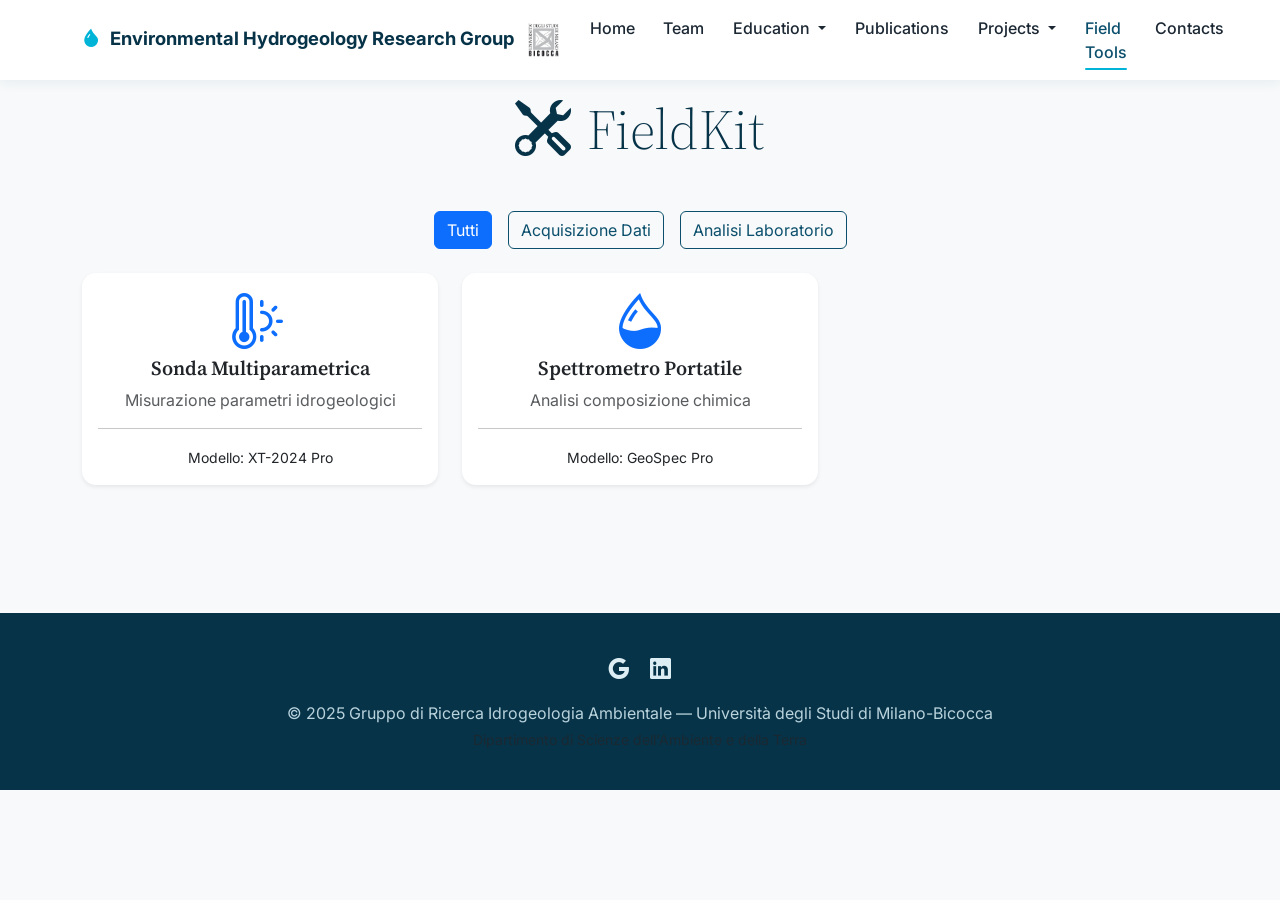
<file: fieldkit.html>
<!-- Pagina FieldKit.html -->
<!DOCTYPE html>
<html lang="it">
<head>
    <meta charset="UTF-8">
    <meta name="viewport" content="width=device-width, initial-scale=1">
    <title>Field Tools - Environmental Hydrogeology Research Group</title>
    <meta name="description" content="Strumentazione e attrezzature da campo utilizzate dal Gruppo di Ricerca di Idrogeologia Ambientale.">
    <link rel="preconnect" href="https://fonts.googleapis.com">
    <link href="https://fonts.googleapis.com/css2?family=Inter:wght@400;500;600;700&family=Source+Serif+4:wght@600;700&display=swap" rel="stylesheet">

    
    <!-- Bootstrap CSS -->
    <link href="https://cdn.jsdelivr.net/npm/bootstrap@5.3.0/dist/css/bootstrap.min.css" rel="stylesheet">
    
    <!-- Bootstrap Icons -->
    <link rel="stylesheet" href="https://cdn.jsdelivr.net/npm/bootstrap-icons@1.10.0/font/bootstrap-icons.css">
    
    <link rel="stylesheet" href="assets/css/style.css">
</head>
<body>
    <div id="navbar-placeholder"></div>

    <section id="fieldkit" class="my-5 pt-5"> 
        <div class="container">
            <h1 class="text-center mb-5 display-4">
                <i class="bi bi-tools me-3"></i>FieldKit
            </h1>

               <!-- Filtri Categorie - Versione corretta -->
            <div class="row mb-4 g-3 justify-content-center" id="filter-buttons">
                <div class="col-auto">
                    <button class="btn btn-outline-primary active" data-category="all">
                        Tutti
                    </button>
                </div>
                <div class="col-auto">
                    <button class="btn btn-outline-primary" data-category="acquisizione">
                        Acquisizione Dati
                    </button>
                </div>
                <div class="col-auto">
                    <button class="btn btn-outline-primary" data-category="laboratorio">
                        Analisi Laboratorio
                    </button>
                </div>
            </div>

            <!-- Grid Strumenti (generata da fieldkit.json) -->
            <div class="row g-4" id="strumenti-container">
                <p class="text-center text-muted">Caricamento strumenti...</p>
            </div>
        </div>
    </section>

    <div id="footer-placeholder"></div>

    <script src="https://cdn.jsdelivr.net/npm/bootstrap@5.3.0/dist/js/bootstrap.bundle.min.js"></script>
    <script src="assets/js/include.js"></script>
    <script src="assets/js/fieldkit.js"></script>
</body>
</html>
</file>
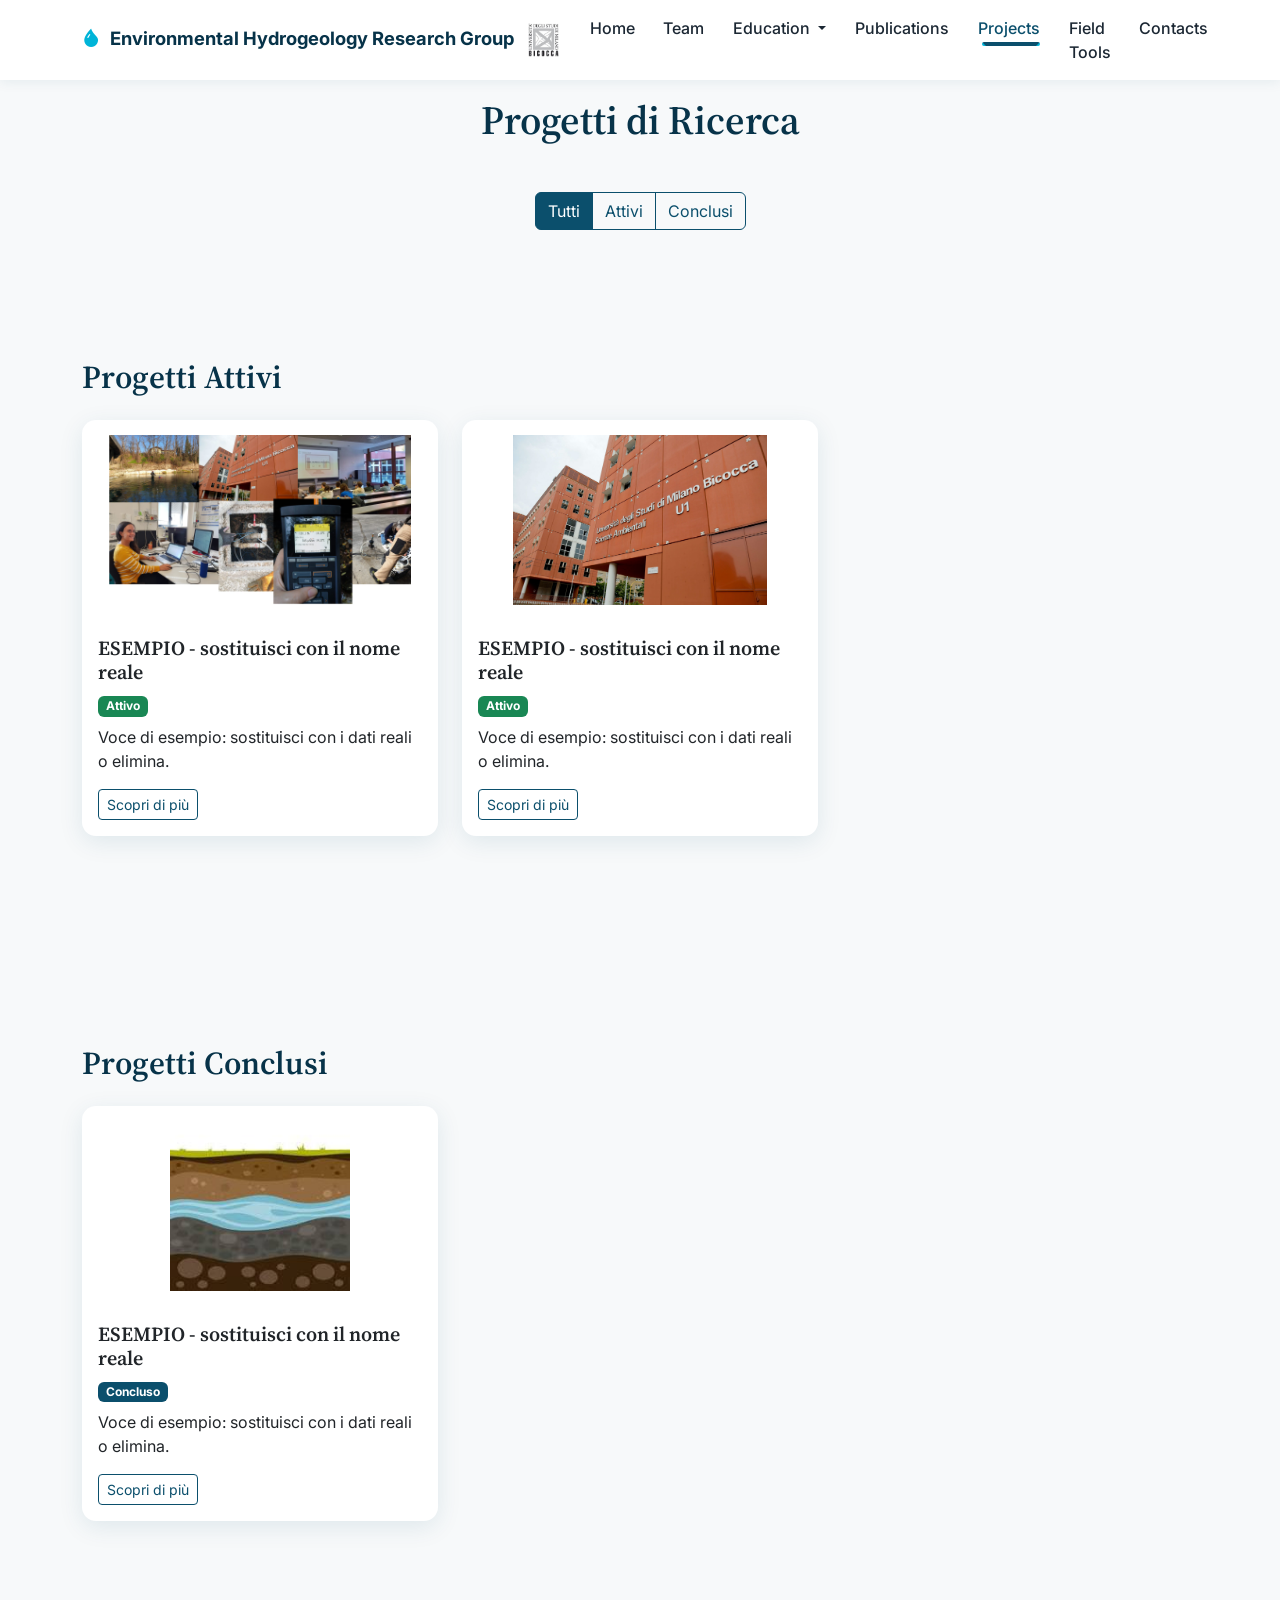
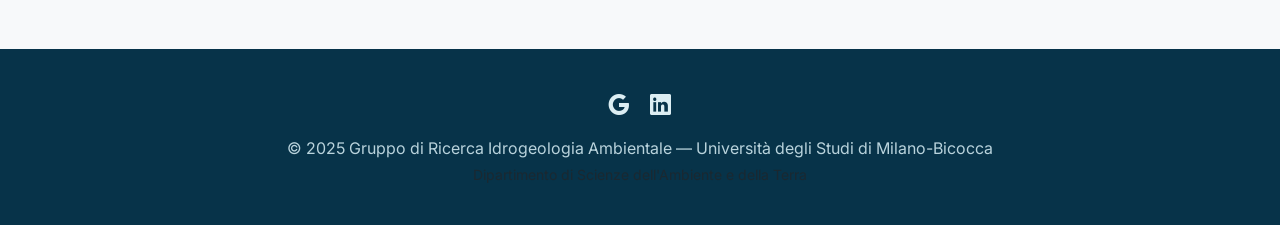
<file: progetti.html>
<!DOCTYPE html>
<html lang="it">
<head>
    <meta charset="UTF-8">
    <meta name="viewport" content="width=device-width, initial-scale=1">
    <title>Tutti i progetti - Idrogeologia Ambientale</title>
    <meta name="description" content="Progetti di ricerca attivi e conclusi del Gruppo di Ricerca di Idrogeologia Ambientale, Università di Milano-Bicocca.">
    <link rel="preconnect" href="https://fonts.googleapis.com">
    <link href="https://fonts.googleapis.com/css2?family=Inter:wght@400;500;600;700&family=Source+Serif+4:wght@600;700&display=swap" rel="stylesheet">


    <!-- Bootstrap & Bootstrap Icons -->
    <link href="https://cdn.jsdelivr.net/npm/bootstrap@5.3.0/dist/css/bootstrap.min.css" rel="stylesheet">
    <link rel="stylesheet" href="https://cdn.jsdelivr.net/npm/bootstrap-icons@1.10.0/font/bootstrap-icons.css">
    <link rel="stylesheet" href="assets/css/style.css">
</head>

<body>
    <!-- Navbar -->
    <div id="navbar-placeholder"></div>

    <main class="container py-5 mt-5" id="top">
        <h1 class="text-center mb-5">Progetti di Ricerca</h1>

        <!-- Navigazione rapida: scorre alla sezione, non filtra -->
        <div class="row mb-5">
            <div class="col text-center">
                <div class="btn-group">
                    <a href="#top" class="btn btn-outline-primary filter-btn active" data-target="#top">Tutti</a>
                    <a href="#attivi" class="btn btn-outline-primary filter-btn" data-target="#attivi">Attivi</a>
                    <a href="#conclusi" class="btn btn-outline-primary filter-btn" data-target="#conclusi">Conclusi</a>
                </div>
            </div>
        </div>

        <section id="attivi" class="mb-5">
            <h2 class="mb-4">Progetti Attivi</h2>
            <div class="row g-4" id="progetti-attivi">
                <p class="text-center text-muted">Caricamento progetti...</p>
            </div>
        </section>

        <section id="conclusi">
            <h2 class="mb-4">Progetti Conclusi</h2>
            <div class="row g-4" id="progetti-conclusi">
                <p class="text-center text-muted">Caricamento progetti...</p>
            </div>
        </section>

    </main>

    <div id="footer-placeholder"></div>

    <script src="https://cdn.jsdelivr.net/npm/bootstrap@5.3.0/dist/js/bootstrap.bundle.min.js"></script>
    <script src="assets/js/include.js"></script>
    <script src="assets/js/progetti.js"></script>
</body>
</html>
</file>
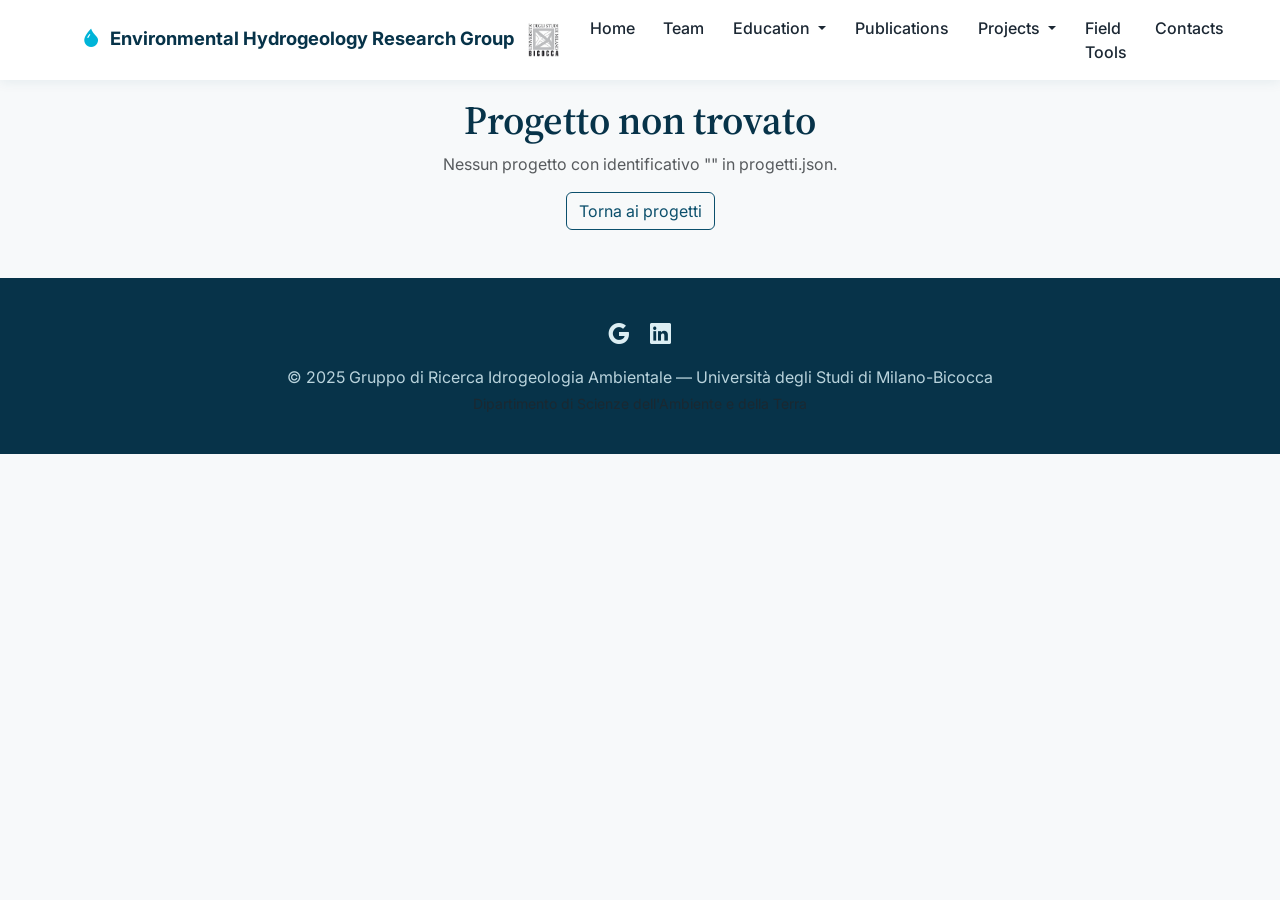
<file: progetto.html>
<!DOCTYPE html>
<html lang="it">
<head>
    <meta charset="UTF-8">
    <meta name="viewport" content="width=device-width, initial-scale=1">
    <title id="pageTitle">Progetto - Idrogeologia Ambientale</title>
    <meta name="description" content="Dettaglio del progetto di ricerca del Gruppo di Ricerca di Idrogeologia Ambientale, Università degli Studi di Milano-Bicocca.">

    <link rel="preconnect" href="https://fonts.googleapis.com">
    <link href="https://fonts.googleapis.com/css2?family=Inter:wght@400;500;600;700&family=Source+Serif+4:wght@600;700&display=swap" rel="stylesheet">
    <link href="https://cdn.jsdelivr.net/npm/bootstrap@5.3.0/dist/css/bootstrap.min.css" rel="stylesheet">
    <link rel="stylesheet" href="https://cdn.jsdelivr.net/npm/bootstrap-icons@1.10.0/font/bootstrap-icons.css">
    <link rel="stylesheet" href="assets/css/style.css">
</head>
<body>
    <div id="navbar-placeholder"></div>

    <main class="container py-5 mt-5" id="progetto-dettaglio">
        <p class="text-center text-muted">The project’s primary objective is to develop a detailed conceptual model of the aquifer recharge processes in the Lombardy plain. In this region, characterizing the recharge areas primarily means characterizing the upper plain, where all recharge sources for the groundwater system originate—including those affecting the middle and lower plains. For this reason, the project focuses primarily on the upper plain. More specifically, the objectives are to identify the main recharge processes in the various plain hydrostructures (ISS, ISI, ISP) (with greater emphasis on the ISS), dividing the hydrostructures into subareas based on the identified recharge processes, and to quantify the percentage contribution of each recharge source and the recharge flows (m³/year) within the identified subareas. Another aspect to be examined in detail is the relationship between recharge processes and nitrate concentration in the aquifer, especially in areas with higher nitrate concentrations (hot spots). The quantitative assessment of recharge is based on experimental data collected (and currently being collected) as part of the project through: dedicated sampling of wells and surface water bodies, and repeated flow measurements over time in rivers and streams. These data will be supplemented by the results of previous studies conducted by the project proposers. The approach will be based on the acquisition of historical piezometric time series from regional authorities and, if possible, from water service providers. The project calls for a diversified application of these approaches within the study area.</p>
    </main>

    <div id="footer-placeholder"></div>

    <script src="https://cdn.jsdelivr.net/npm/bootstrap@5.3.0/dist/js/bootstrap.bundle.min.js"></script>
    <script src="assets/js/include.js"></script>
    <script src="assets/js/progetto-dettaglio.js"></script>
</body>
</html>
</file>
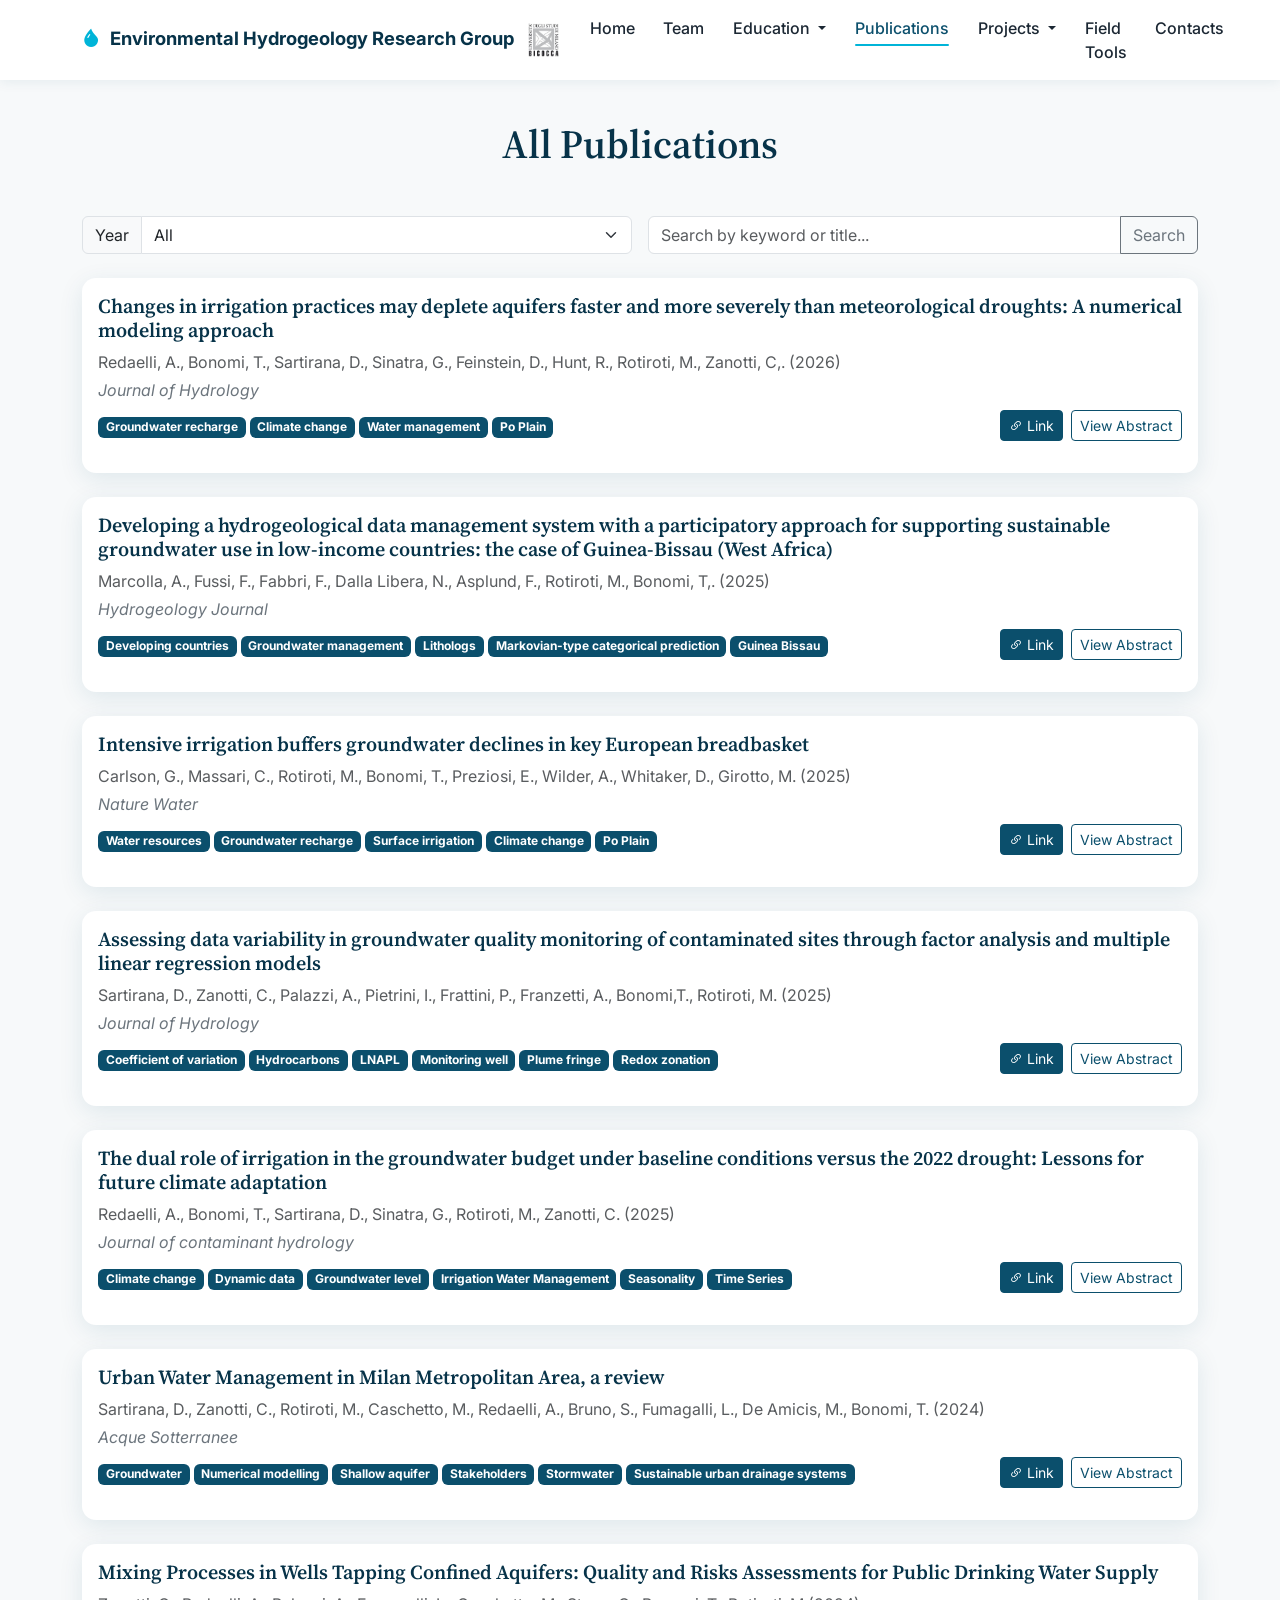
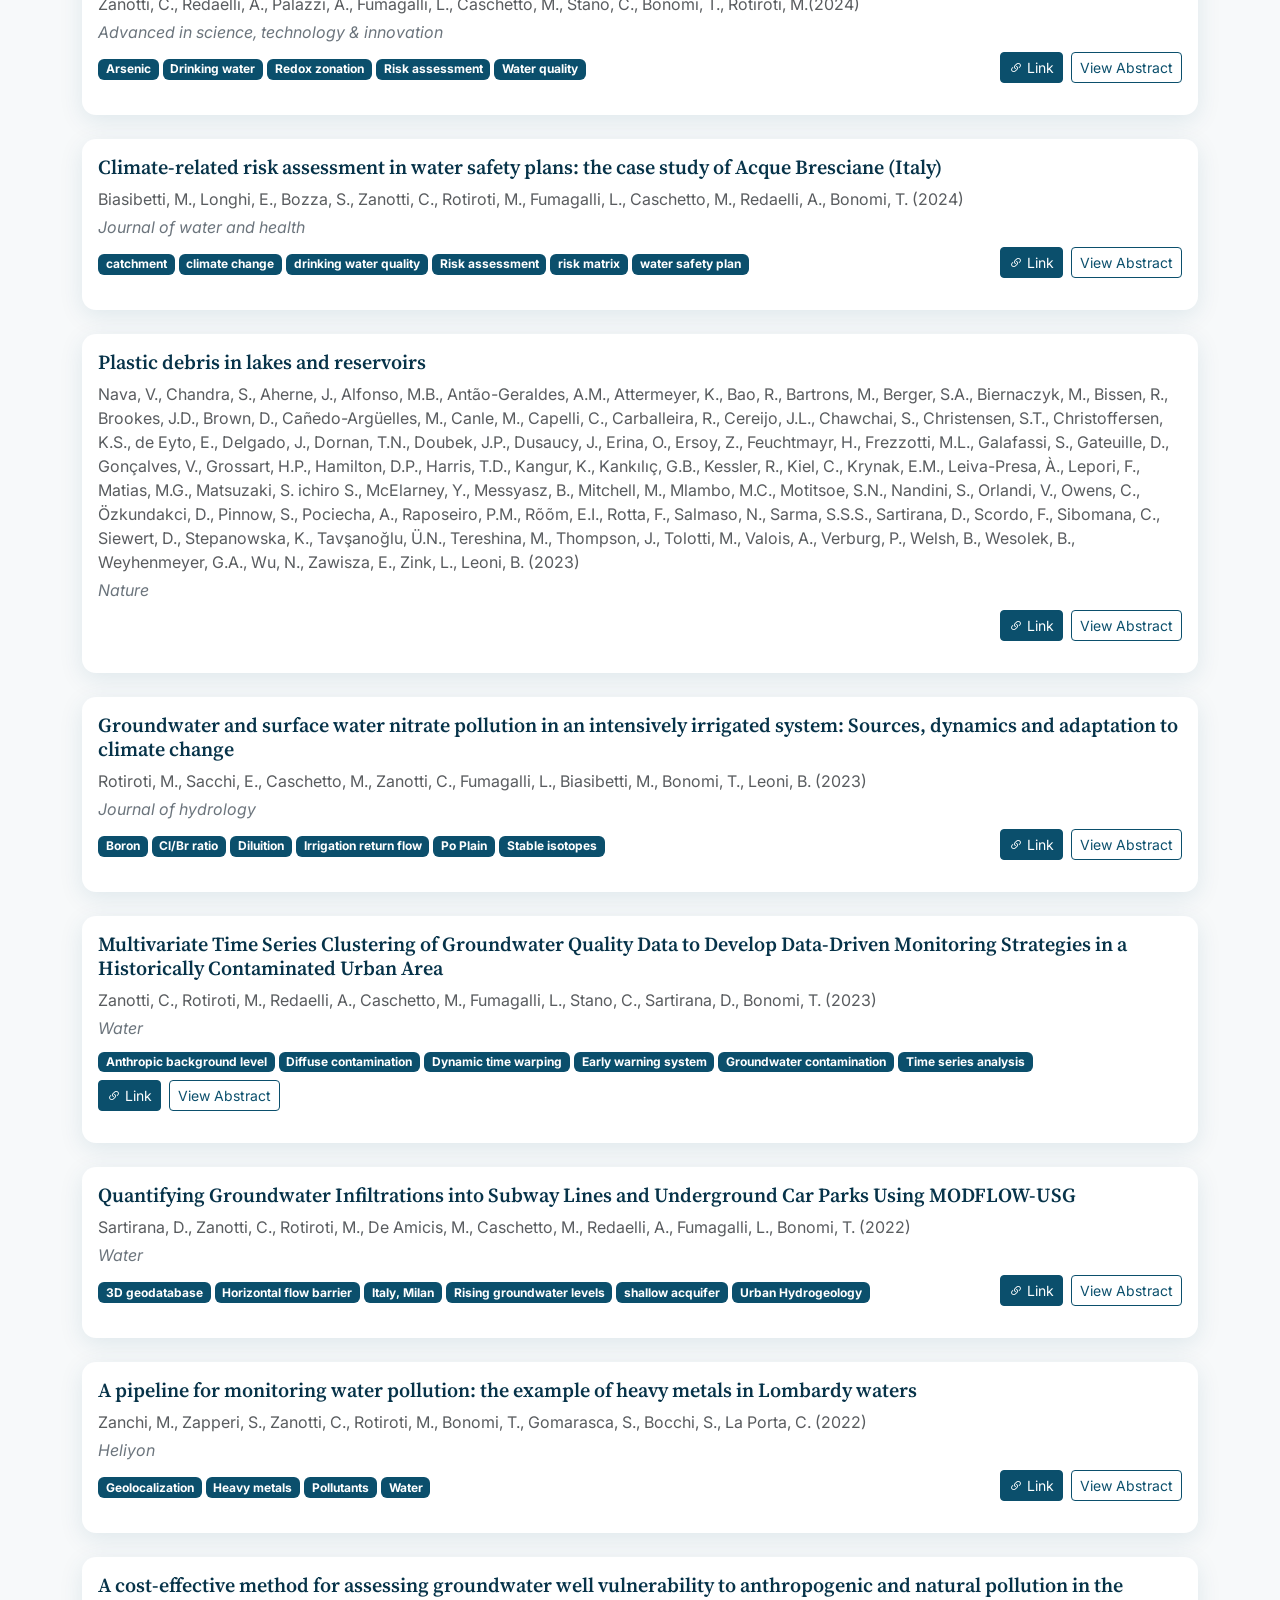
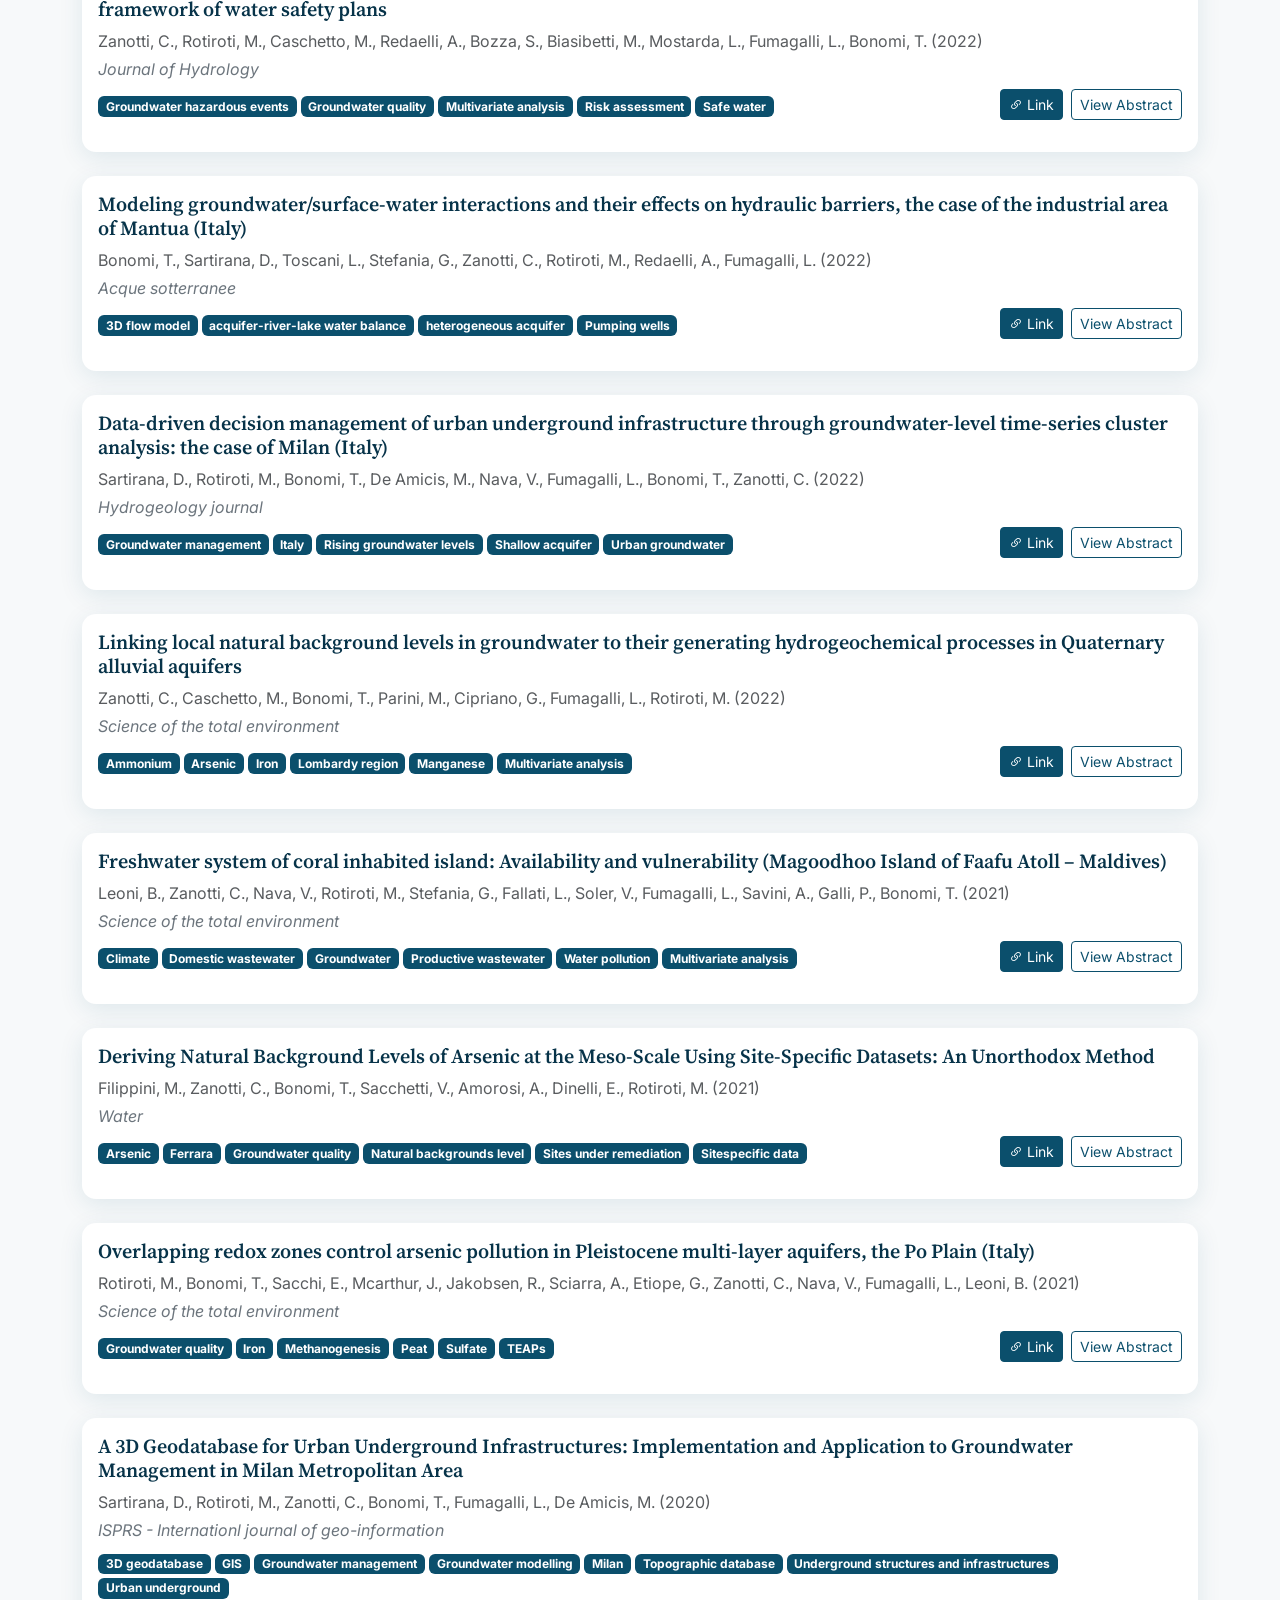
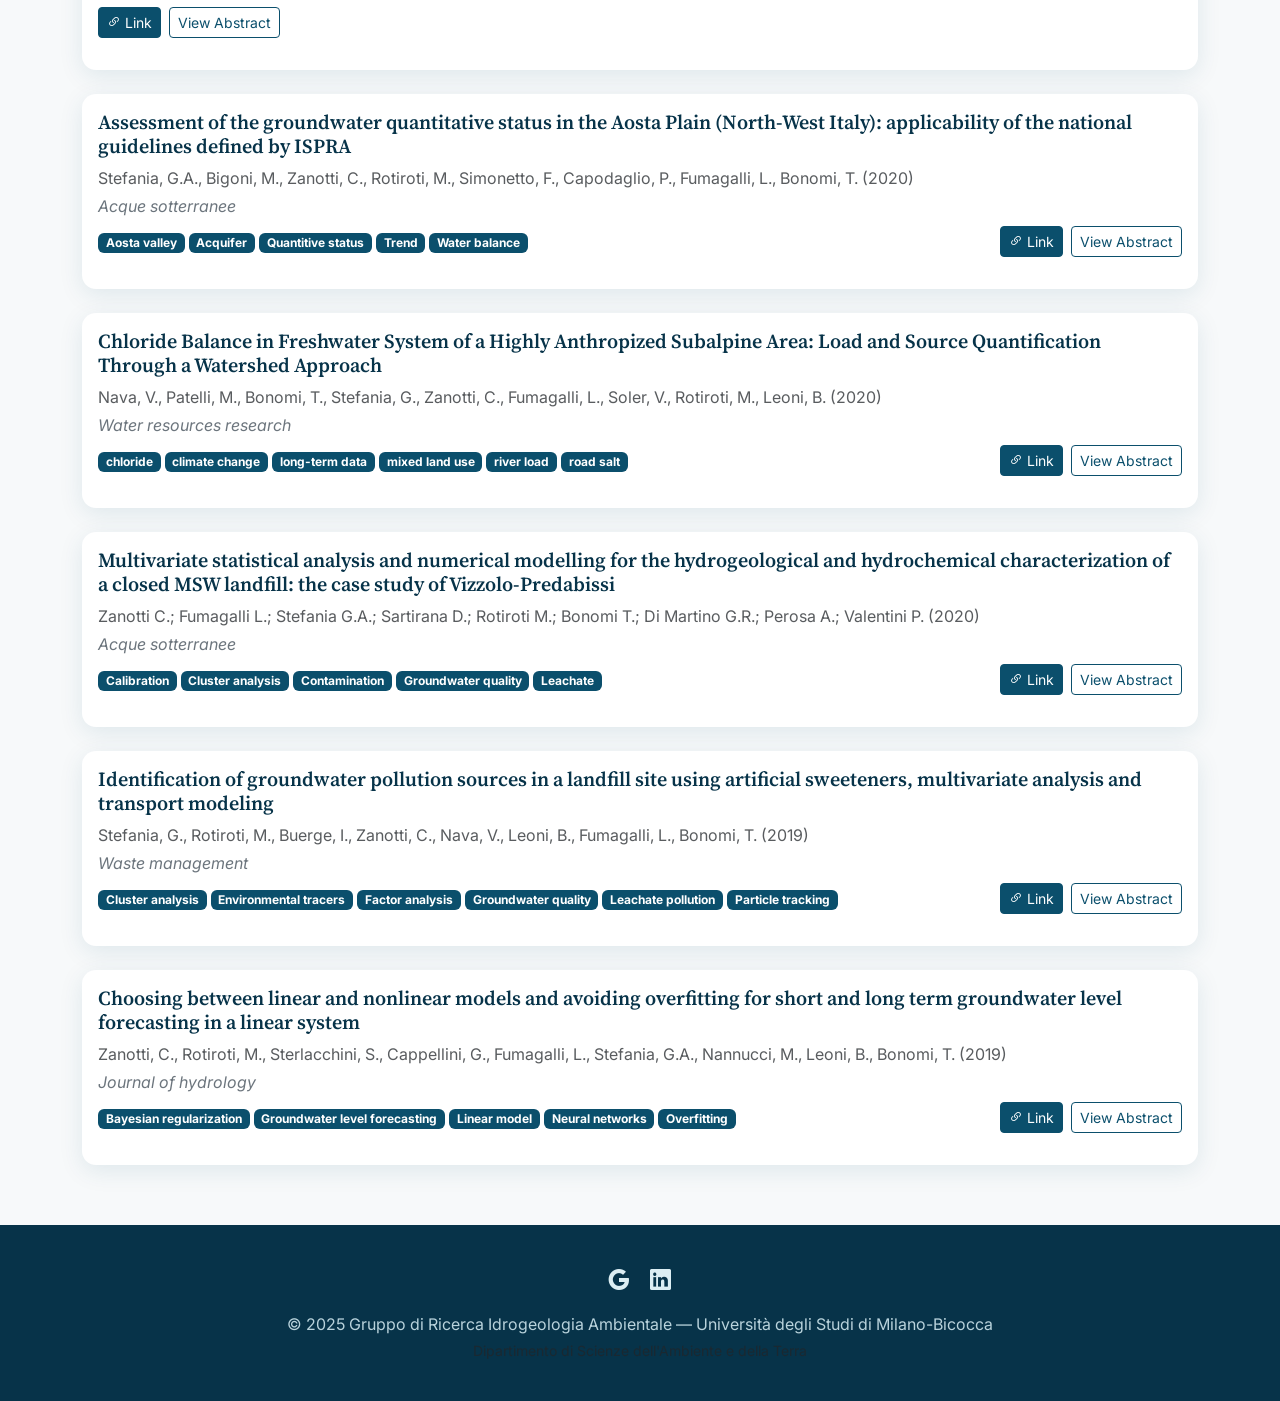
<file: pubblicazioni.html>
<!DOCTYPE html>
<html lang="it">
<head>
    <meta charset="UTF-8">
    <meta name="viewport" content="width=device-width, initial-scale=1">
    <title>Tutte le Pubblicazioni - Idrogeologia Ambientale</title>
    <meta name="description" content="Elenco completo delle pubblicazioni scientifiche del Gruppo di Ricerca di Idrogeologia Ambientale, Università degli Studi di Milano-Bicocca.">

    <link rel="preconnect" href="https://fonts.googleapis.com">
    <link href="https://fonts.googleapis.com/css2?family=Inter:wght@400;500;600;700&family=Source+Serif+4:wght@600;700&display=swap" rel="stylesheet">
    <link href="https://cdn.jsdelivr.net/npm/bootstrap@5.3.0/dist/css/bootstrap.min.css" rel="stylesheet">
    <link rel="stylesheet" href="https://cdn.jsdelivr.net/npm/bootstrap-icons@1.10.0/font/bootstrap-icons.css">
    <link rel="stylesheet" href="assets/css/style.css">
</head>
<body>
    <div id="navbar-placeholder"></div>

    <main class="container" style="margin-top: 120px; margin-bottom: 60px;">
        <h1 class="text-center mb-5">All Publications</h1>

        <div class="row mb-4 g-3">
            <div class="col-md-6">
                <div class="input-group">
                    <label class="input-group-text" for="yearFilter">Year</label>
                    <select class="form-select" id="yearFilter">
                        <option value="all">All</option>
                        <option value="2025">2025</option>
                        <option value="2024">2024</option>
                        <option value="2023">2023</option>
                        <option value="2022">2022</option>
                        <option value="2021">2021</option>
                        <option value="2020">2020</option>
                        <option value="2019">2019</option>
                        <option value="2018">2018</option>
                    </select>
                </div>
            </div>
            <div class="col-md-6">
                <div class="input-group">
                    <input type="text" class="form-control" id="keywordFilter" placeholder="Search by keyword or title...">
                    <button class="btn btn-outline-secondary" type="button" id="searchButton">Search</button>
                </div>
            </div>
        </div>

        <div class="row g-4" id="publications-list">
            <p class="text-center text-muted">Caricamento pubblicazioni...</p>
        </div>
    </main>

    <div id="footer-placeholder"></div>

    <script src="https://cdn.jsdelivr.net/npm/bootstrap@5.3.0/dist/js/bootstrap.bundle.min.js"></script>
    <script src="assets/js/include.js"></script>
    <script src="assets/js/pubblicazioni.js"></script>
</body>
</html>
</file>
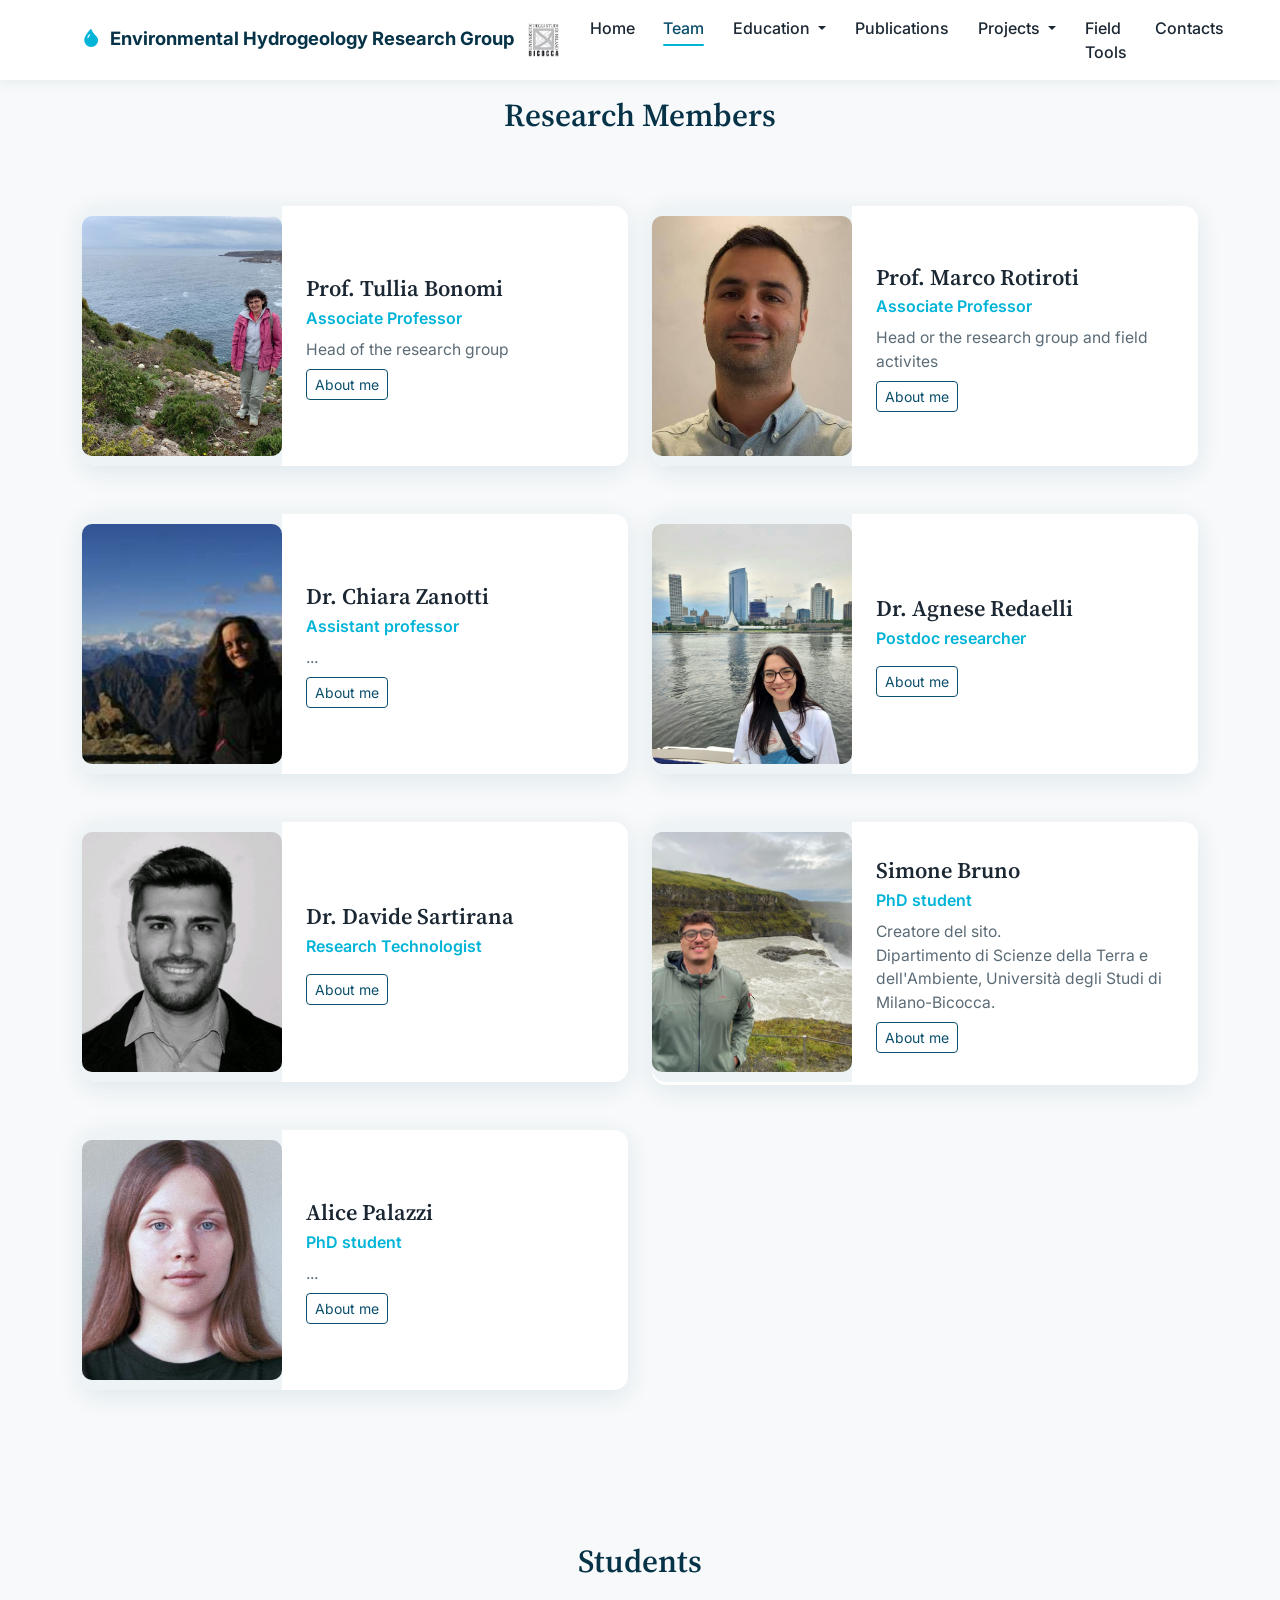
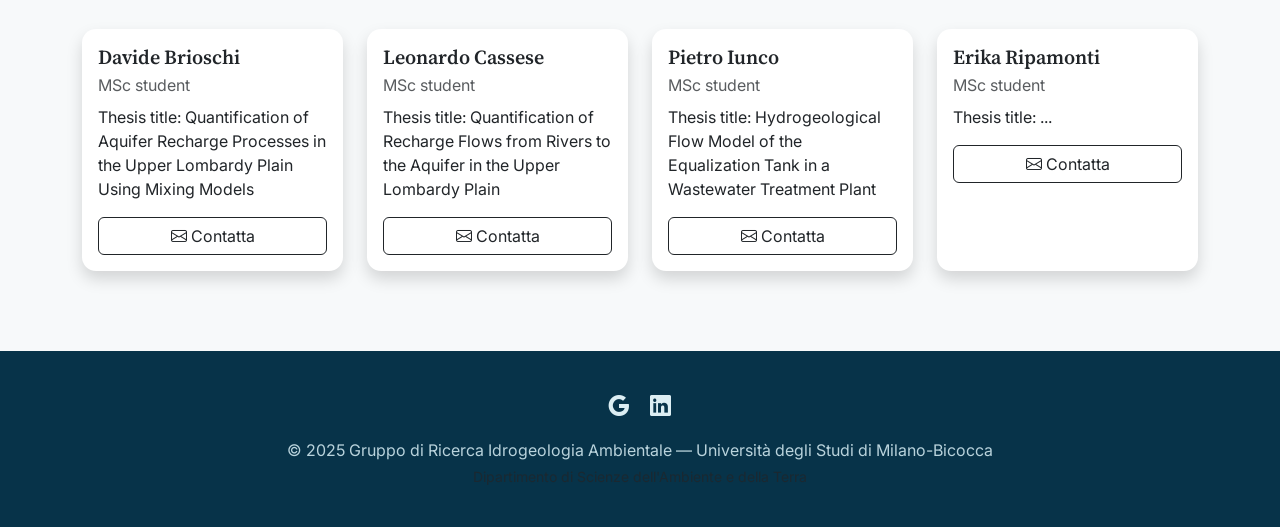
<file: team.html>
<!DOCTYPE html>
<html lang="it">
<head>
    <meta charset="UTF-8">
    <meta name="viewport" content="width=device-width, initial-scale=1">
    <title>Il Nostro Team - Idrogeologia Ambientale</title>
    <meta name="description" content="Il team del Gruppo di Ricerca di Idrogeologia Ambientale, Università degli Studi di Milano-Bicocca.">
    <link rel="preconnect" href="https://fonts.googleapis.com">
    <link href="https://fonts.googleapis.com/css2?family=Inter:wght@400;500;600;700&family=Source+Serif+4:wght@600;700&display=swap" rel="stylesheet">


    <link href="https://cdn.jsdelivr.net/npm/bootstrap@5.3.0/dist/css/bootstrap.min.css" rel="stylesheet">
    <link rel="stylesheet" href="https://cdn.jsdelivr.net/npm/bootstrap-icons@1.10.0/font/bootstrap-icons.css">
    <link rel="stylesheet" href="assets/css/style.css">
</head>
<body data-bs-spy="scroll" data-bs-target="#main-nav">

    <div id="navbar-placeholder"></div>

    <section class="pt-5 mt-5" id="team">
        <div class="container">
            <h2 class="text-center mb-5">Research Members</h2>
            <div class="row" id="team-members">
                <p class="text-center text-muted">Caricamento team...</p>
            </div>
        </div>
    </section>

    <section class="pt-5">
        <div class="container">
            <h2 class="text-center mb-5">Students</h2>
            <div class="row row-cols-1 row-cols-md-3 row-cols-lg-4 g-4 team-category" id="team-students"></div>
        </div>
    </section>

    <div id="footer-placeholder"></div>

    <script src="https://cdn.jsdelivr.net/npm/bootstrap@5.3.0/dist/js/bootstrap.bundle.min.js"></script>
    <script src="assets/js/include.js"></script>
    <script src="assets/js/team.js"></script>
</body>
</html>
</file>
<file: assets/css/style.css>
/* =========================================================
   Environmental Hydrogeology Research Group — stylesheet unico
   Modifica solo questo file per cambiare l'aspetto di tutto il sito.
   ========================================================= */

:root {
  --color-primary: #0b4f6c;      /* blu petrolio, scientifico */
  --color-primary-dark: #073349;
  --color-accent: #00b4d8;       /* ciano acqua, già usato nel logo */
  --color-accent-light: #90e0ef;
  --color-ink: #1b2733;
  --color-muted: #5b6b76;
  --color-bg: #f7f9fa;
  --color-surface: #ffffff;
  --radius: 14px;
  --shadow-soft: 0 6px 24px rgba(11, 79, 108, 0.10);
  --shadow-hover: 0 14px 32px rgba(11, 79, 108, 0.18);
  --transition: all 0.3s ease;
}

body {
  font-family: 'Inter', system-ui, -apple-system, sans-serif;
  color: var(--color-ink);
  background: var(--color-bg);
}

h1, h2, h3, h4, h5, .navbar-brand {
  font-family: 'Source Serif 4', Georgia, serif;
  font-weight: 600;
  color: var(--color-primary-dark);
}

a { color: var(--color-primary); }
a:hover { color: var(--color-accent); }

section { padding: 80px 0; }
@media (max-width: 768px) { section { padding: 56px 0; } }

/* ---------- Navbar (unica per tutto il sito) ---------- */
#main-nav {
  background: rgba(255, 255, 255, 0.96);
  backdrop-filter: blur(6px);
  box-shadow: 0 2px 12px rgba(11, 79, 108, 0.08);
}
#main-nav .navbar-brand {
  font-family: 'Inter', sans-serif;
  font-weight: 700;
  color: var(--color-primary-dark);
  font-size: 1.15rem;
}
#main-nav .navbar-brand i { color: var(--color-accent); margin-right: 6px; } .navbar-logo { height: 34px; width: auto; margin-left: 10px; vertical-align: middle; }
#main-nav .nav-link {
  color: var(--color-ink);
  font-weight: 500;
  padding: 0.5rem 0.9rem !important;
  transition: var(--transition);
}
#main-nav .nav-link:hover,
#main-nav .nav-link.active {
  color: var(--color-primary);
}
#main-nav .nav-link.active { position: relative; }
#main-nav .nav-link.active::after {
  content: '';
  position: absolute;
  left: 0.9rem; right: 0.9rem; bottom: 0.15rem;
  height: 2px;
  background: var(--color-accent);
  border-radius: 2px;
}
.navbar-nav .nav-item.dropdown:hover .dropdown-menu { display: block; margin-top: 0; }
.dropdown-menu {
  border: none;
  box-shadow: var(--shadow-soft);
  border-radius: 10px;
}
.dropdown-item:active, .dropdown-item:hover { background: var(--color-accent-light); color: var(--color-primary-dark); }

/* ---------- Hero ---------- */
.hero-section {
  position: relative;
  min-height: 420px;
  height: 60vh;
  margin-top: 56px;
  margin-bottom: 40px;
  display: flex;
  align-items: center;
  background: linear-gradient(rgba(7, 51, 73, 0.55), rgba(7, 51, 73, 0.55)), url('../../image/logo/collage.jpg') center/cover;
}
.hero-section h1 { color: #fff; font-weight: 700; }
.hero-section .lead { color: #eaf6fa; }
@media (max-width: 768px) {
  .hero-section { height: 50vh; min-height: 320px; background-attachment: scroll; }
  .hero-section .display-4 { font-size: 2.3rem; }
}

/* ---------- Card generiche (education, fieldkit, progetti, pubblicazioni) ---------- */
.card, .education-card, .card-publication, .hover-effect, .project-card .card {
  border: none;
  border-radius: var(--radius);
  box-shadow: var(--shadow-soft);
  transition: var(--transition);
}
.card:hover, .education-card:hover, .card-publication:hover, .hover-effect:hover {
  transform: translateY(-5px);
  box-shadow: var(--shadow-hover);
}
.education-icon, .fieldkit-icon { color: var(--color-primary); font-size: 2.6rem; margin-bottom: 1rem; }
.badge.bg-secondary { background-color: var(--color-primary) !important; }
.btn-primary { background: var(--color-primary); border-color: var(--color-primary); }
.btn-primary:hover { background: var(--color-primary-dark); border-color: var(--color-primary-dark); }
.btn-outline-primary { color: var(--color-primary); border-color: var(--color-primary); }
.btn-outline-primary:hover { background: var(--color-primary); border-color: var(--color-primary); }

.filter-btn.active { background-color: var(--color-primary) !important; color: #fff !important; border-color: var(--color-primary) !important; }

.project-logo-wrapper { width: 100%; height: 200px; display: flex; align-items: center; justify-content: center; padding: 15px; }
.project-logo { width: 100%; height: 170px; object-fit: contain; }
@media (max-width: 768px) {
  .project-logo-wrapper { height: 160px; padding: 10px; }
  .project-logo { height: 120px; }
}
.project-card { transition: opacity 0.2s, max-height 0.3s, margin 0.3s, padding 0.3s; opacity: 1; max-height: 1000px; }
.project-card.hidden { opacity: 0; max-height: 0; overflow: hidden; margin: 0; padding: 0; }

/* ---------- Team: identity flip card ---------- */
.identity-card-container { perspective: 1200px; width: 100%; margin: 1rem auto; }
.identity-card { width: 100%; min-height: 260px; transform-style: preserve-3d; position: relative; }
.identity-card-inner {
  width: 100%; min-height: 260px; display: flex;
  transform-style: preserve-3d;
  transition: transform 0.6s cubic-bezier(0.4, 0.2, 0.2, 1);
  position: relative;
}
.identity-card-inner.flipped { transform: rotateY(180deg); }
.identity-card-front, .identity-card-back {
  width: 100%; min-height: 260px; background: var(--color-surface);
  box-shadow: var(--shadow-soft); border-radius: var(--radius);
  position: absolute; top: 0; left: 0; display: flex; backface-visibility: hidden;
}
.identity-card-front { z-index: 2; }
.identity-photo { width: 200px; min-width: 200px; height: 260px; display: flex; align-items: center; justify-content: center; background: #eef3f5; border-radius: var(--radius) 0 0 var(--radius); overflow: hidden; }
.identity-photo img { width: 100%; height: 240px; object-fit: cover; border-radius: 10px; }
.identity-content { flex: 1; padding: 32px 24px; display: flex; flex-direction: column; justify-content: center; }
.identity-title { font-size: 1.4rem; font-weight: 600; font-family: 'Source Serif 4', serif; }
.identity-role { font-size: 1rem; color: var(--color-accent); font-weight: 600; margin-bottom: 8px; }
.identity-desc { font-size: 0.98rem; color: var(--color-muted); }
.identity-card-back { transform: rotateY(180deg); z-index: 3; background: #f2f8fa; flex-direction: column; padding: 32px; justify-content: center; align-items: flex-start; }
.identity-back-title { font-size: 1.15rem; font-weight: 600; margin-bottom: 8px; color: var(--color-primary); }
.identity-back-desc { font-size: 0.98rem; color: var(--color-muted); max-height: 170px; overflow-y: auto; padding-right: 6px; }
.identity-back-contacts { margin-top: 1.5rem; }
.identity-back-contacts a { margin-right: 10px; color: var(--color-primary); font-size: 1.3rem; }
@media (max-width: 768px) {
  .identity-card-front, .identity-card-back, .identity-card, .identity-card-inner, .identity-card-container {
    min-height: 0; flex-direction: column;
  }
  .identity-photo { width: 100%; min-width: 0; height: 140px; border-radius: var(--radius) var(--radius) 0 0; }
  .identity-photo img { height: 120px; }
  .identity-content, .identity-card-back { padding: 18px; }
}

/* ---------- Pubblicazioni ---------- */
.abstract-panel { background: #eef6f8 !important; border-left: 3px solid var(--color-accent); }

/* ---------- Teaching: course flip card ---------- */
.course-card-container { perspective: 1200px; width: 100%; margin-bottom: 1.5rem; }
.course-card-inner {
  width: 100%; min-height: 260px; position: relative;
  transform-style: preserve-3d;
  transition: transform 0.6s cubic-bezier(0.4, 0.2, 0.2, 1);
}
.course-card-inner.flipped { transform: rotateY(180deg); }
.course-card-front, .course-card-back {
  width: 100%; min-height: 260px; background: var(--color-surface);
  box-shadow: var(--shadow-soft); border-radius: var(--radius);
  position: absolute; top: 0; left: 0; backface-visibility: hidden;
  padding: 24px; display: flex; flex-direction: column;
}
.course-card-front { z-index: 2; }
.course-card-back { transform: rotateY(180deg); z-index: 3; background: #f2f8fa; justify-content: center; }
.course-title { font-size: 1.15rem; font-weight: 600; font-family: 'Source Serif 4', serif; color: var(--color-primary-dark); margin-bottom: 10px; }
.course-meta { font-size: 0.92rem; color: var(--color-muted); margin-bottom: 4px; }
.course-meta i { color: var(--color-accent); width: 1.1em; }
.course-card-footer { display: flex; justify-content: space-between; align-items: center; margin-top: auto; }
.btn-flip { border: 1px solid var(--color-accent); color: var(--color-primary); border-radius: 50%; width: 34px; height: 34px; padding: 0; display: flex; align-items: center; justify-content: center; flex-shrink: 0; }
.btn-flip:hover { background: var(--color-accent-light); }
.btn-flip-back { position: absolute; top: 16px; right: 16px; }
.course-back-title { font-weight: 600; color: var(--color-primary); margin-bottom: 8px; }
.course-back-desc { font-size: 0.95rem; color: var(--color-muted); max-height: 180px; overflow-y: auto; padding-right: 6px;}
@media (max-width: 768px) {
  .course-card-inner, .course-card-front, .course-card-back { min-height: 220px; }
  .course-card-front, .course-card-back { padding: 18px; }
}

/* ---------- Footer ---------- */
.site-footer {
  background: var(--color-primary-dark);
  color: #dceef3;
  padding: 40px 0;
}
.site-footer a { color: #dceef3; font-size: 1.3rem; margin: 0 8px; }
.site-footer a:hover { color: var(--color-accent-light); }
.site-footer p { color: #b9d3dc; }
</file>
